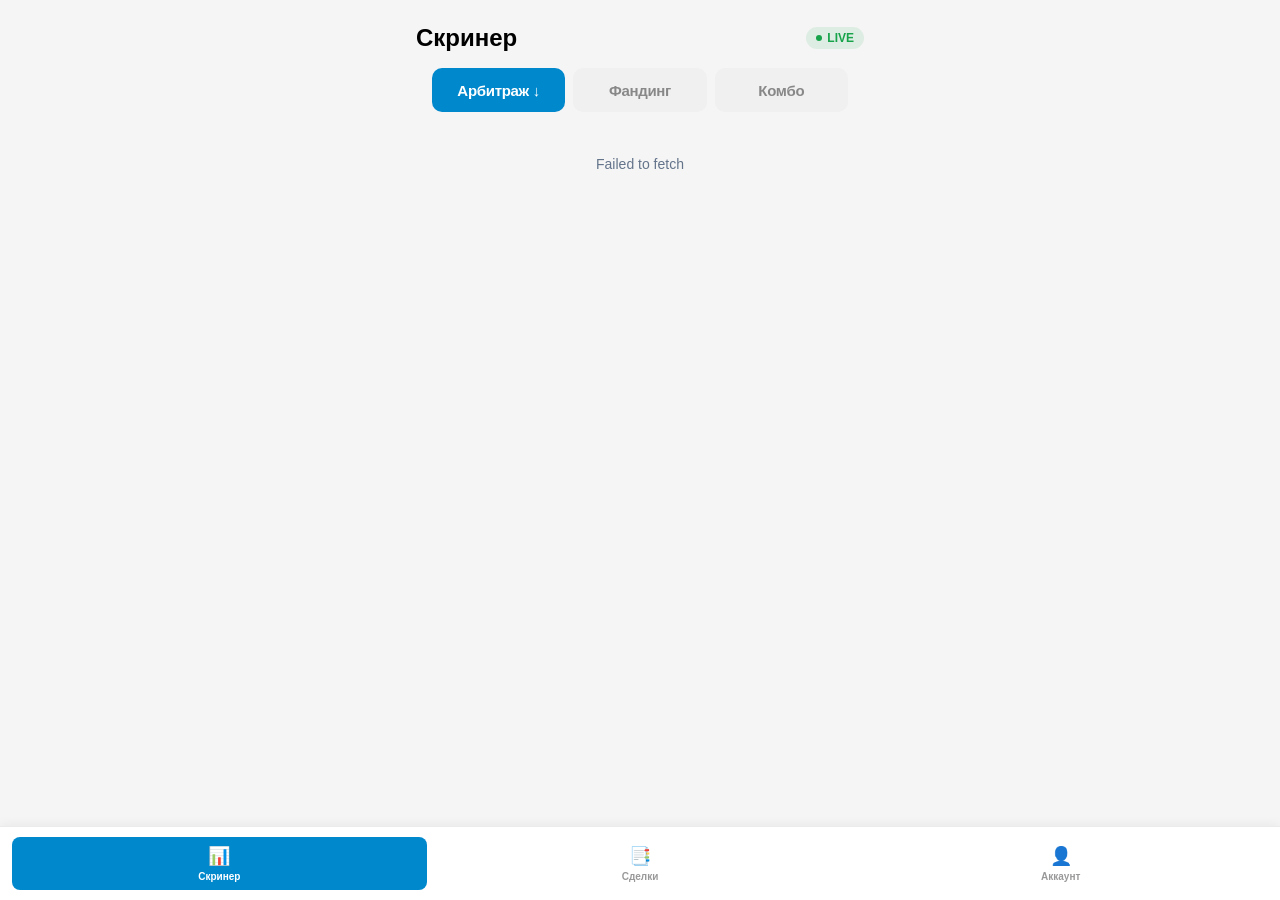
<file: index.html>
<!DOCTYPE html>
<html lang="ru">
<head>
    <meta charset="UTF-8">
    <meta name="viewport" content="width=device-width, initial-scale=1.0, maximum-scale=1.0, user-scalable=no">
    <title>Крипто Арбитраж</title>
    <script src="https://telegram.org/js/telegram-web-app.js"></script>
    <link rel="stylesheet" href="common.css">
    <style>
        /* Main viewport */
        .viewport {
            max-width: 480px;
            margin: 0 auto;
            padding: 16px 16px 0;
        }

        .live-badge {
            display: flex;
            align-items: center;
            gap: 5px;
            font-size: 12px;
            font-weight: 600;
            color: var(--color-success);
            background: rgba(22, 163, 74, 0.1);
            border-radius: 20px;
            padding: 4px 10px;
        }

        .live-dot {
            width: 6px;
            height: 6px;
            border-radius: 50%;
            background: var(--color-success);
            animation: livepulse 2s infinite;
        }

        @keyframes livepulse {
            0%, 100% { opacity: 1; }
            50%       { opacity: 0.3; }
        }



        /* Strategy tabs */
        .strategy-tabs {
            display: flex;
            gap: 8px;
            padding: 0 16px 12px;
        }
        .strat-tab {
            flex: 1;
            min-height: 44px;
            border: none;
            border-radius: 10px;
            background: var(--tg-theme-secondary-bg-color, #f0f0f0);
            color: var(--tg-theme-hint-color, #888);
            font-size: 15px;
            font-weight: 600;
            letter-spacing: -0.3px;
            cursor: pointer;
        }
        .strat-tab.strat-active {
            background: var(--tg-theme-button-color, #0088cc);
            color: var(--tg-theme-button-text-color, #fff);
        }

        /* Cards list */
        .cards-list {
            display: flex;
            flex-direction: column;
            gap: 8px;
        }

        /* Row 1: coin name + spread pill */
        .card-top {
            display: flex;
            align-items: flex-start;
            justify-content: space-between;
            margin-bottom: 7px;
        }

        .card-coin-name {
            font-size: 17px;
            font-weight: 700;
            color: var(--tg-theme-text-color, #000000);
            line-height: 1;
        }

        .spread-pills {
            display: flex;
            flex-direction: column;
            align-items: flex-end;
            gap: 3px;
        }

        .spread-pill {
            font-size: 15px;
            font-weight: 700;
            padding: 4px 10px;
            border-radius: 20px;
            line-height: 1;
        }

        .pill-label {
            font-size: 11px;
            font-weight: 500;
            opacity: 0.6;
            margin-right: 3px;
        }

        .pill-green  { color: var(--color-success); background: rgba(22, 163, 74, 0.12); }
        .pill-yellow { color: var(--color-warning); background: rgba(217, 119, 6, 0.12); }
        .pill-red    { color: var(--color-danger); background: rgba(220, 38, 38, 0.12); }

        /* Row 2: direction Long → Short */
        .card-exchanges {
            display: flex;
            align-items: center;
            gap: 6px;
            margin-bottom: 10px;
            font-size: 13px;
            color: var(--tg-theme-hint-color, #64748b);
        }

        .tag-l {
            font-size: 11px;
            font-weight: 700;
            color: var(--color-success);
            background: rgba(22, 163, 74, 0.1);
            padding: 2px 6px;
            border-radius: 5px;
            letter-spacing: 0.2px;
        }

        .tag-s {
            font-size: 11px;
            font-weight: 700;
            color: var(--color-danger);
            background: rgba(220, 38, 38, 0.08);
            padding: 2px 6px;
            border-radius: 5px;
            letter-spacing: 0.2px;
        }

        .exch-name {
            font-size: 13px;
            font-weight: 500;
            color: var(--tg-theme-text-color, #000000);
        }

        .exch-block {
            display: flex;
            flex-direction: column;
            align-items: flex-start;
            gap: 1px;
        }

        .exch-price {
            font-size: 11px;
            color: var(--tg-theme-hint-color, #64748b);
        }

        .exch-arrow {
            font-size: 13px;
            color: var(--tg-theme-hint-color, #64748b);
            margin: 0 1px;
        }

        /* Row 3: stat blocks */
        .card-stats {
            display: flex;
            border-top: 1px solid rgba(0, 0, 0, 0.06);
            padding-top: 10px;
        }

        .stat-block {
            flex: 1;
            text-align: center;
        }

        .stat-block + .stat-block {
            border-left: 1px solid rgba(0, 0, 0, 0.08);
        }

        .stat-lbl {
            display: block;
            font-size: 10px;
            font-weight: 600;
            color: var(--tg-theme-hint-color, #64748b);
            text-transform: uppercase;
            letter-spacing: 0.4px;
            margin-bottom: 3px;
        }

        .stat-val {
            display: block;
            font-size: 13px;
            font-weight: 600;
        }

        .val-green { color: var(--color-success); }
        .val-red   { color: var(--color-danger); }
        .val-dim   { color: var(--tg-theme-hint-color, #64748b); }

        /* Details toggle button */
        .details-btn {
            width: calc(100% + 28px);
            margin: 10px -14px -12px;
            padding: 10px 16px;
            min-height: 44px;
            background: transparent;
            border: none;
            border-top: 1px solid rgba(0, 0, 0, 0.06);
            color: var(--tg-theme-hint-color, #64748b);
            font-family: inherit;
            font-size: 13px;
            font-weight: 500;
            cursor: pointer;
            display: flex;
            align-items: center;
            justify-content: center;
            gap: 5px;
            border-radius: 0 0 11px 11px;
            transition: background 0.15s ease;
            -webkit-tap-highlight-color: transparent;
        }

        .details-btn:active { background: rgba(0, 0, 0, 0.04); }

        .details-chevron {
            display: inline-block;
            font-size: 12px;
            transition: transform 0.2s ease;
            line-height: 1;
        }

        .stat-card.expanded .details-chevron {
            transform: rotate(180deg);
        }

        /* Expanded detail block */
        .card-detail {
            overflow: hidden;
            max-height: 0;
            transition: max-height 0.25s ease;
        }

        .stat-card.expanded .card-detail {
            max-height: 500px;
        }

        .detail-inner {
            border-top: 1px solid rgba(0, 0, 0, 0.06);
            margin-top: 10px;
            padding-top: 12px;
        }

        /* SVG chart */
        .chart-caption {
            font-size: 11px;
            font-weight: 500;
            color: var(--tg-theme-hint-color, #64748b);
            margin-bottom: 6px;
            text-transform: uppercase;
            letter-spacing: 0.4px;
        }

        .chart-wrap {
            margin-bottom: 12px;
            border-radius: 6px;
            overflow: hidden;
            background: var(--tg-theme-secondary-bg-color, #f5f5f5);
        }

        .chart-wrap svg {
            width: 100%;
            height: 60px;
            display: block;
        }

        .chart-empty {
            height: 60px;
            display: flex;
            align-items: center;
            justify-content: center;
            font-size: 11px;
            color: var(--tg-theme-hint-color, #64748b);
        }

        /* Tier sections */
        .tier-block {
            background: var(--tg-theme-secondary-bg-color, #f5f5f5);
            border-radius: 8px;
            padding: 10px 12px;
            margin-bottom: 8px;
        }

        .tier-block:last-child { margin-bottom: 0; }

        .tier-label {
            font-size: 11px;
            color: var(--tg-theme-hint-color, #64748b);
            margin-bottom: 7px;
        }

        .btn-alert {
            width: 100%;
            padding: 8px 14px;
            background: rgba(0, 136, 204, 0.12);
            border: none;
            border-radius: 10px;
            color: var(--tg-theme-button-color, #0088cc);
            font-family: inherit;
            font-size: 14px;
            font-weight: 600;
            cursor: pointer;
            text-align: center;
            -webkit-tap-highlight-color: transparent;
            transition: opacity 0.15s ease;
        }

        .btn-alert:active { opacity: 0.75; }

        /* Locked orderbook */
        .tier-locked {
            position: relative;
            border-radius: 6px;
            overflow: hidden;
            max-height: 90px;
        }

        .ob-mock {
            filter: blur(4px);
            pointer-events: none;
            user-select: none;
            font-size: 11px;
            color: var(--tg-theme-hint-color, #64748b);
            line-height: 2;
            font-variant-numeric: tabular-nums;
        }

        .ob-ask { color: var(--color-danger); }
        .ob-bid { color: var(--color-success); }

        .lock-overlay {
            position: absolute;
            inset: 0;
            background: linear-gradient(transparent 0%, var(--tg-theme-secondary-bg-color, #f5f5f5) 60%);
            display: flex;
            align-items: flex-end;
            padding-bottom: 4px;
        }

        .lock-label {
            font-size: 11px;
            font-weight: 500;
            color: var(--tg-theme-hint-color, #64748b);
        }

        /* Upgrade CTA button */
        .tier-upgrade-btn {
            display: block;
            width: 100%;
            height: 44px;
            margin-top: 8px;
            background: #2563eb;
            border: none;
            border-radius: 8px;
            color: #ffffff;
            font-family: inherit;
            font-size: 14px;
            font-weight: 600;
            cursor: pointer;
            -webkit-tap-highlight-color: transparent;
            transition: opacity 0.15s ease;
        }

        .tier-upgrade-btn:active { opacity: 0.8; }

        /* Empty state CTA */
        .empty-cta-btn {
            display: block;
            margin: 8px auto 0;
            background: none;
            border: 1px solid currentColor;
            border-radius: 6px;
            padding: 6px 14px;
            cursor: pointer;
            opacity: 0.7;
            font-family: inherit;
            font-size: 13px;
            color: var(--tg-theme-hint-color, #64748b);
            -webkit-tap-highlight-color: transparent;
        }

        /* Loading / error states */
        .screener-status {
            text-align: center;
            padding: 32px 16px;
            color: var(--tg-theme-hint-color, #64748b);
            font-size: 14px;
        }

        .screener-loader {
            display: inline-block;
            width: 20px;
            height: 20px;
            border: 2px solid rgba(0, 136, 204, 0.2);
            border-top-color: var(--tg-theme-button-color, #0088cc);
            border-radius: 50%;
            animation: spin 0.8s linear infinite;
            margin-bottom: 8px;
        }

        @keyframes spin {
            to { transform: rotate(360deg); }
        }
    </style>
</head>
<body>
    <div class="viewport">

        <div class="page-header">
            <span class="page-title">Скринер</span>
            <div class="live-badge" id="liveBadge">
                <div class="live-dot"></div>
                <span id="liveBadgeText">LIVE</span>
            </div>
        </div>

        <div class="strategy-tabs" id="strategyTabs">
            <button class="strat-tab strat-active" data-strategy="arb">Арбитраж</button>
            <button class="strat-tab" data-strategy="funding">Фандинг</button>
            <button class="strat-tab" data-strategy="combo">Комбо</button>
        </div>

        <div class="cards-list" id="cardsList">
            <div class="screener-status">
                <div class="screener-loader"></div>
                <div>Загрузка данных...</div>
            </div>
        </div>
        <div id="sentinel"></div>

    </div>

    <div class="nav-tabs">
        <a href="index.html" class="nav-tab active">
            <span class="nav-icon">📊</span>
            <span class="nav-label">Скринер</span>
        </a>
        <a href="deals.html" class="nav-tab">
            <span class="nav-icon">📑</span>
            <span class="nav-label">Сделки</span>
        </a>
        <a href="account.html" class="nav-tab">
            <span class="nav-icon">👤</span>
            <span class="nav-label">Аккаунт</span>
        </a>
    </div>

    <script>
        var tg = window.Telegram && window.Telegram.WebApp;
        if (tg) {
            tg.expand();
            tg.ready();
        }

        var API_BASE = 'http://localhost:8000';
        var PAGE_SIZE = 15;

        /* ── State ───────────────────────────────────────────────── */
        var currentTab = 'arbitrage';
        var sortDir = 'desc';
        var currentSortBy = 'spread_pct';
        var pollIntervalId = null;
        var lastFetchFailed = false;
        var currentOffset = 0;
        var lastItems = [];
        var isPaused = false;
        var _debounceTimer = null;
        var _pauseTimer = null;
        var _abortController = null;

        /* История спредов для мини-графиков: ключ = "coin|long|short" */
        window._spreadHistory = {};

        /* ── Helpers ─────────────────────────────────────────────── */

        function fmtPct(val) {
            if (val === null || val === undefined || isNaN(val)) return '—';
            var sign = val >= 0 ? '+' : '';
            return sign + parseFloat(val).toFixed(3) + '%';
        }

        function spreadPillClass(pct) {
            if (pct >= 0.5) return 'pill-green';
            if (pct >= 0)   return 'pill-yellow';
            return 'pill-red';
        }

        function fundingValClass(val) {
            if (val > 0) return 'val-green';
            if (val < 0) return 'val-red';
            return 'val-dim';
        }

        function haptic(type) {
            if (tg && tg.HapticFeedback) {
                if (type === 'selection') tg.HapticFeedback.selectionChanged();
                else tg.HapticFeedback.impactOccurred(type || 'light');
            }
        }

        function formatApiError(errObj, fallback) {
            if (!errObj) return fallback || 'Неизвестная ошибка';
            var detail = errObj.detail || fallback || 'Неизвестная ошибка';
            if (errObj.error) return detail + ' [' + errObj.error + ']';
            return detail;
        }

        /* ── History accumulation ────────────────────────────────── */

        function addToHistory(item) {
            var key = item.coin + '|' + item.long_exchange + '|' + item.short_exchange;
            if (!window._spreadHistory[key]) {
                window._spreadHistory[key] = [];
            }
            var hist = window._spreadHistory[key];
            hist.push(item.spread_pct);
            if (hist.length > 60) hist.shift();
        }

        /* ── SVG sparkline ───────────────────────────────────────── */

        function buildSparkline(points) {
            /* points: array of numbers */
            if (!points || points.length < 2) return null;

            var W = 280, H = 60, pad = 4;
            var min = Math.min.apply(null, points);
            var max = Math.max.apply(null, points);
            var range = max - min || 1;

            var pts = points.map(function(v, i) {
                var x = pad + (i / (points.length - 1)) * (W - pad * 2);
                var y = H - pad - ((v - min) / range) * (H - pad * 2);
                return x.toFixed(1) + ',' + y.toFixed(1);
            }).join(' ');

            return pts;
        }

        function renderSparklineInto(el, key) {
            var hist = window._spreadHistory[key];
            var pts = hist && hist.length >= 2 ? buildSparkline(hist) : null;

            if (!pts) {
                el.innerHTML = '<div class="chart-empty">Накапливается...</div>';
                return;
            }

            var svg = document.createElementNS('http://www.w3.org/2000/svg', 'svg');
            svg.setAttribute('viewBox', '0 0 280 60');
            svg.style.width = '100%';
            svg.style.height = '60px';
            svg.style.display = 'block';

            var polyline = document.createElementNS('http://www.w3.org/2000/svg', 'polyline');
            polyline.setAttribute('points', pts);
            polyline.setAttribute('fill', 'none');
            polyline.setAttribute('stroke', (tg && tg.themeParams && tg.themeParams.button_color) || '#0088cc');
            polyline.setAttribute('stroke-width', '2');
            polyline.setAttribute('stroke-linejoin', 'round');
            polyline.setAttribute('stroke-linecap', 'round');

            svg.appendChild(polyline);

            el.innerHTML = '';
            el.appendChild(svg);
        }

        /* ── Card rendering ──────────────────────────────────────── */

        function buildCard(item) {
            var key = item.coin + '|' + item.long_exchange + '|' + item.short_exchange;
            var pct = typeof item.spread_pct === 'number' ? item.spread_pct : 0;
            var pillCls = spreadPillClass(pct);
            var flVal = typeof item.funding_long === 'number' ? item.funding_long : 0;
            var fsVal = typeof item.funding_short === 'number' ? item.funding_short : 0;
            var totalVal = typeof item.total_yield_pct === 'number' ? item.total_yield_pct : 0;

            /* Outer card */
            var card = document.createElement('div');
            card.className = 'card stat-card';
            card.dataset.key = key;

            /* Row 1: coin + pill */
            var top = document.createElement('div');
            top.className = 'card-top';

            var coinEl = document.createElement('span');
            coinEl.className = 'card-coin-name';
            coinEl.textContent = item.coin;

            var pillsWrap = document.createElement('div');
            pillsWrap.className = 'spread-pills';

            var pill = document.createElement('span');
            pill.className = 'spread-pill ' + pillCls;
            var pillLbl = document.createElement('span');
            pillLbl.className = 'pill-label';
            pillLbl.textContent = 'Вход';
            pill.insertBefore(pillLbl, pill.firstChild);
            pill.appendChild(document.createTextNode(fmtPct(pct)));
            pillsWrap.appendChild(pill);

            if (typeof item.exit_spread_pct === 'number') {
                var exitPct = item.exit_spread_pct;
                var exitPill = document.createElement('span');
                exitPill.className = 'spread-pill ' + spreadPillClass(exitPct);
                var exitLbl = document.createElement('span');
                exitLbl.className = 'pill-label';
                exitLbl.textContent = 'Выход';
                exitPill.appendChild(exitLbl);
                exitPill.appendChild(document.createTextNode(fmtPct(exitPct)));
                pillsWrap.appendChild(exitPill);
            }

            top.appendChild(coinEl);
            top.appendChild(pillsWrap);

            /* Row 2: exchanges */
            var exRow = document.createElement('div');
            exRow.className = 'card-exchanges';

            var tagL = document.createElement('span');
            tagL.className = 'tag-l';
            tagL.textContent = 'L';

            var longBlock = document.createElement('span');
            longBlock.className = 'exch-block';
            var longName = document.createElement('span');
            longName.className = 'exch-name';
            longName.textContent = item.long_exchange;
            longBlock.appendChild(longName);
            if (item.price_long != null) {
                var longPrice = document.createElement('span');
                longPrice.className = 'exch-price';
                var pLong = parseFloat(item.price_long);
                longPrice.textContent = '$' + pLong.toLocaleString('en-US', { maximumFractionDigits: pLong >= 1 ? 2 : 6 });
                longBlock.appendChild(longPrice);
            }

            var arrow = document.createElement('span');
            arrow.className = 'exch-arrow';
            arrow.textContent = '→';

            var tagS = document.createElement('span');
            tagS.className = 'tag-s';
            tagS.textContent = 'S';

            var shortBlock = document.createElement('span');
            shortBlock.className = 'exch-block';
            var shortName = document.createElement('span');
            shortName.className = 'exch-name';
            shortName.textContent = item.short_exchange;
            shortBlock.appendChild(shortName);
            if (item.price_short != null) {
                var shortPrice = document.createElement('span');
                shortPrice.className = 'exch-price';
                var pShort = parseFloat(item.price_short);
                shortPrice.textContent = '$' + pShort.toLocaleString('en-US', { maximumFractionDigits: pShort >= 1 ? 2 : 6 });
                shortBlock.appendChild(shortPrice);
            }

            exRow.appendChild(tagL);
            exRow.appendChild(longBlock);
            exRow.appendChild(arrow);
            exRow.appendChild(tagS);
            exRow.appendChild(shortBlock);

            /* Row 3: stat blocks */
            var stats = document.createElement('div');
            stats.className = 'card-stats';

            function makeStatBlock(lbl, valText, valCls) {
                var blk = document.createElement('div');
                blk.className = 'stat-block';
                var lblEl = document.createElement('span');
                lblEl.className = 'stat-lbl';
                lblEl.textContent = lbl;
                var valEl = document.createElement('span');
                valEl.className = 'stat-val ' + valCls;
                valEl.textContent = valText;
                blk.appendChild(lblEl);
                blk.appendChild(valEl);
                return blk;
            }

            var fundingNet = fsVal - flVal;
            stats.appendChild(makeStatBlock('Фандинг', fmtPct(fundingNet), fundingValClass(fundingNet)));
            stats.appendChild(makeStatBlock('Итого', fmtPct(totalVal), totalVal >= 0.5 ? 'val-green' : totalVal < 0 ? 'val-red' : 'val-dim'));
            stats.appendChild(makeStatBlock('Объём', '--', 'val-dim'));

            /* Detail block (hidden until expand) */
            var detail = document.createElement('div');
            detail.className = 'card-detail';

            var inner = document.createElement('div');
            inner.className = 'detail-inner';

            /* Chart caption */
            var chartCap = document.createElement('div');
            chartCap.className = 'chart-caption';
            chartCap.textContent = 'График спреда · текущая сессия';

            /* Chart wrap */
            var chartWrap = document.createElement('div');
            chartWrap.className = 'chart-wrap';
            chartWrap.dataset.chartKey = key;
            chartWrap.innerHTML = '<div class="chart-empty">Накапливается...</div>';

            /* Tier block: Free — Alert */
            var tierFree = document.createElement('div');
            tierFree.className = 'tier-block';

            var tierFreeLabel = document.createElement('div');
            tierFreeLabel.className = 'tier-label';
            tierFreeLabel.textContent = 'Доступно Free';

            var btnAlert = document.createElement('button');
            btnAlert.className = 'btn-alert';
            btnAlert.textContent = 'Настроить алерт';
            btnAlert.addEventListener('click', function(e) {
                e.stopPropagation();
                haptic('light');
                /* TODO: открыть форму алерта */
            });

            tierFree.appendChild(tierFreeLabel);
            tierFree.appendChild(btnAlert);

            /* Tier block: Paid 1 — locked orderbook */
            var tierPaid = document.createElement('div');
            tierPaid.className = 'tier-block';

            var tierPaidLabel = document.createElement('div');
            tierPaidLabel.className = 'tier-label';
            tierPaidLabel.textContent = 'Узнай максимальный вход без проскальзывания · Paid 1';

            var tierLocked = document.createElement('div');
            tierLocked.className = 'tier-locked';

            var obMock = document.createElement('div');
            obMock.className = 'ob-mock';

            var mockRows = [
                { cls: 'ob-ask', qty: '0.1823 BTC', price: '95,420 USDT' },
                { cls: 'ob-ask', qty: '0.3541 BTC', price: '95,415 USDT' },
                { cls: 'ob-ask', qty: '0.8120 BTC', price: '95,410 USDT' },
                { cls: 'ob-bid', qty: '0.2234 BTC', price: '95,405 USDT' },
                { cls: 'ob-bid', qty: '0.4892 BTC', price: '95,400 USDT' },
                { cls: 'ob-bid', qty: '0.6017 BTC', price: '95,395 USDT' }
            ];

            mockRows.forEach(function(row) {
                var line = document.createElement('div');
                var span = document.createElement('span');
                span.className = row.cls;
                span.textContent = row.qty;
                line.appendChild(span);
                line.appendChild(document.createTextNode('  @  ' + row.price));
                obMock.appendChild(line);
            });

            var lockOverlay = document.createElement('div');
            lockOverlay.className = 'lock-overlay';
            var lockLabel = document.createElement('span');
            lockLabel.className = 'lock-label';
            lockLabel.textContent = 'Узнай максимальный вход без проскальзывания · Paid 1';
            lockOverlay.appendChild(lockLabel);

            tierLocked.appendChild(obMock);
            tierLocked.appendChild(lockOverlay);

            var upgradeBtn = document.createElement('button');
            upgradeBtn.className = 'tier-upgrade-btn';
            upgradeBtn.textContent = 'Открыть доступ · Paid 1';
            upgradeBtn.addEventListener('click', function(e) {
                e.stopPropagation();
                haptic('light');
                window.open('https://t.me/your_bot?start=upgrade', '_blank');
            });

            tierPaid.appendChild(tierPaidLabel);
            tierPaid.appendChild(tierLocked);
            tierPaid.appendChild(upgradeBtn);

            inner.appendChild(chartCap);
            inner.appendChild(chartWrap);
            inner.appendChild(tierFree);
            inner.appendChild(tierPaid);

            detail.appendChild(inner);

            /* Details button */
            var detBtn = document.createElement('button');
            detBtn.className = 'details-btn';

            var detBtnText = document.createTextNode('Подробнее ▼');
            var chevron = document.createElement('span');
            chevron.className = 'details-chevron';
            chevron.textContent = '';

            detBtn.appendChild(detBtnText);
            detBtn.appendChild(chevron);

            detBtn.addEventListener('click', function() {
                var wasExpanded = card.classList.contains('expanded');
                card.classList.toggle('expanded');
                haptic('light');

                detBtnText.nodeValue = wasExpanded ? 'Подробнее ▼' : 'Свернуть ▲';

                if (!wasExpanded) {
                    /* При открытии перерисовываем спарклайн */
                    renderSparklineInto(chartWrap, key);
                }
            });

            /* Assemble */
            card.appendChild(top);
            card.appendChild(exRow);
            card.appendChild(stats);
            card.appendChild(detail);
            card.appendChild(detBtn);

            return card;
        }

        function setTab(tabName) {
            var target = document.querySelector('#strategyTabs .strat-tab[data-strategy="' + tabName + '"]');
            if (target) {
                document.querySelectorAll('#strategyTabs .strat-tab').forEach(function(b) {
                    b.classList.remove('strat-active');
                    if (b.dataset.label) b.textContent = b.dataset.label;
                });
                target.classList.add('strat-active');
                currentTab = tabName;
                sortDir = 'desc';
                currentSortBy = (tabSortMap && tabSortMap[tabName]) || target.dataset.sort || 'spread_pct';
                if (target.dataset.label) {
                    target.textContent = target.dataset.label + ' ↓';
                }
                haptic('selection');
                fetchDebounced();
            }
        }

        function renderCards(items) {
            var list = document.getElementById('cardsList');
            if (!items || items.length === 0) {
                list.innerHTML = '';
                var empty = document.createElement('div');
                empty.className = 'screener-status';
                empty.textContent = 'Нет пар по выбранным фильтрам.';
                var ctaBtn = document.createElement('button');
                ctaBtn.className = 'empty-cta-btn';
                ctaBtn.textContent = 'Попробуй вкладку Комбо →';
                ctaBtn.addEventListener('click', function() { setTab('combo'); });
                list.appendChild(empty);
                list.appendChild(ctaBtn);
                return;
            }

            /* Сохраняем текущие expanded-ключи чтобы не схлопывать при ре-рендере */
            var expandedKeys = {};
            list.querySelectorAll('.stat-card.expanded').forEach(function(c) {
                expandedKeys[c.dataset.key] = true;
            });

            /* Удаляем старые карточки и статус */
            list.innerHTML = '';

            items.forEach(function(item) {
                var card = buildCard(item);
                if (expandedKeys[card.dataset.key]) {
                    card.classList.add('expanded');
                    /* Перерисуем чарт для раскрытых карточек */
                    var chartWrap = card.querySelector('[data-chart-key]');
                    if (chartWrap) {
                        renderSparklineInto(chartWrap, card.dataset.key);
                    }
                }
                list.appendChild(card);
            });
        }

        /* ── Append cards (infinite scroll) ─────────────────────── */

        function appendCards(items) {
            if (!items || items.length === 0) return;
            var list = document.getElementById('cardsList');
            items.forEach(function(item) {
                var card = buildCard(item);
                list.appendChild(card);
            });
        }

        /* ── Fetch ───────────────────────────────────────────────── */

        function fetchSpreads(opts) {
            /* opts: { append: bool, offset: number, limit: number } */
            opts = opts || {};
            var limit  = opts.limit  !== undefined ? opts.limit  : PAGE_SIZE;
            var offset = opts.offset !== undefined ? opts.offset : 0;
            var append = !!opts.append;

            /* Отменяем предыдущий запрос */
            if (_abortController) {
                _abortController.abort();
            }
            _abortController = new AbortController();
            var signal = _abortController.signal;

            var url = API_BASE + '/api/spreads?sort_by=' + encodeURIComponent(currentSortBy)
                    + '&sort_dir=' + encodeURIComponent(sortDir)
                    + '&limit=' + limit + '&offset=' + offset;

            fetch(url, { signal: signal })
                .then(function(resp) {
                    if (resp.status === 429) {
                        return null;
                    }
                    if (!resp.ok) {
                        return resp.json().then(function(err) {
                            throw new Error(formatApiError(err, 'HTTP ' + resp.status));
                        });
                    }
                    return resp.json();
                })
                .then(function(data) {
                    if (!data) return;
                    lastFetchFailed = false;

                    var items = data.items || [];

                    /* Обновляем историю */
                    items.forEach(addToHistory);

                    /* Обновляем live-badge */
                    var badgeText = document.getElementById('liveBadgeText');
                    if (badgeText) {
                        var prefix = isPaused ? '⏸ LIVE · ' : 'LIVE · ';
                        badgeText.textContent = prefix + (data.total || 0) + ' пар';
                    }

                    if (append) {
                        /* Дозагрузка: добавляем к уже имеющимся */
                        lastItems = lastItems.concat(items);
                        /* Подгрузка при скролле всегда добавляется — isPaused не блокирует */
                        appendCards(items);
                    } else {
                        lastItems = items;
                        /* При паузе не перерисовываем — данные накоплены в lastItems */
                        if (!isPaused) {
                            renderCards(lastItems);
                        }
                    }

                    /* Обновляем offset только для первичной загрузки или дозагрузки */
                    if (!opts._poll) {
                        currentOffset = offset + items.length;
                    }

                    /* Обновляем sentinel-наблюдатель */
                    updateSentinelVisibility(data.total || 0);
                })
                .catch(function(err) {
                    if (err && err.name === 'AbortError') return;
                    if (!lastFetchFailed) {
                        lastFetchFailed = true;
                        var list = document.getElementById('cardsList');
                        if (!list.querySelector('.stat-card')) {
                            list.innerHTML = '';
                            var errEl = document.createElement('div');
                            errEl.className = 'screener-status';
                            errEl.textContent = (err && err.message) || 'Биржи недоступны. Повтор через 4 сек.';
                            list.appendChild(errEl);
                        }
                    }
                });
        }

        function fetchDebounced() {
            if (_debounceTimer) clearTimeout(_debounceTimer);
            _debounceTimer = setTimeout(function() {
                currentOffset = 0;
                lastItems = [];
                var list = document.getElementById('cardsList');
                list.innerHTML = '<div class="screener-status"><div class="screener-loader"></div><div>Загрузка данных...</div></div>';
                fetchSpreads({ limit: PAGE_SIZE, offset: 0 });
            }, 300);
        }

        function pollFetch() {
            /* Polling: обновляет уже загруженные пары (limit = currentOffset, offset = 0) */
            if (_abortController) {
                _abortController.abort();
            }
            _abortController = new AbortController();
            var signal = _abortController.signal;

            var loadedCount = Math.min(currentOffset || PAGE_SIZE, 100);
            var url = API_BASE + '/api/spreads?sort_by=' + encodeURIComponent(currentSortBy)
                    + '&sort_dir=' + encodeURIComponent(sortDir)
                    + '&limit=' + loadedCount + '&offset=0';

            fetch(url, { signal: signal })
                .then(function(resp) {
                    if (resp.status === 429) return null;
                    if (!resp.ok) return null;
                    return resp.json();
                })
                .then(function(data) {
                    if (!data) return;
                    lastFetchFailed = false;

                    var items = data.items || [];

                    items.forEach(addToHistory);

                    /* Обновляем badge */
                    var badgeText = document.getElementById('liveBadgeText');
                    if (badgeText) {
                        var prefix = isPaused ? '⏸ LIVE · ' : 'LIVE · ';
                        badgeText.textContent = prefix + (data.total || 0) + ' пар';
                    }

                    lastItems = items;

                    if (!isPaused) {
                        renderCards(lastItems);
                    }
                })
                .catch(function(err) {
                    if (err && err.name === 'AbortError') return;
                });
        }

        /* ── Sentinel (infinite scroll) ──────────────────────────── */

        var _sentinelObserver = null;

        function setupSentinel() {
            var sentinel = document.getElementById('sentinel');
            if (!sentinel) return;

            _sentinelObserver = new IntersectionObserver(function(entries) {
                if (!entries[0].isIntersecting) return;
                /* Если ещё есть страницы — подгружаем */
                if (currentOffset < (_totalItems || 0)) {
                    fetchSpreads({ limit: PAGE_SIZE, offset: currentOffset, append: true });
                }
            }, { rootMargin: '100px' });

            _sentinelObserver.observe(sentinel);
        }

        var _totalItems = 0;

        function updateSentinelVisibility(total) {
            _totalItems = total;
        }

        /* ── Pause on scroll (touch + wheel) ────────────────────── */

        var cardsList = document.getElementById('cardsList');

        function activatePause() {
            isPaused = true;
            var badgeText = document.getElementById('liveBadgeText');
            if (badgeText && badgeText.textContent.indexOf('⏸') === -1) {
                badgeText.textContent = '⏸ ' + badgeText.textContent;
            }
            if (_pauseTimer) clearTimeout(_pauseTimer);
            _pauseTimer = setTimeout(function() {
                isPaused = false;
                renderCards(lastItems);
                var bt = document.getElementById('liveBadgeText');
                if (bt) bt.textContent = bt.textContent.replace(/^⏸\s*/, '');
            }, 3000);
        }

        cardsList.addEventListener('wheel', activatePause, { passive: true });
        cardsList.addEventListener('touchmove', activatePause, { passive: true });

        /* ── Strategy tabs (сортировка + направление) ────────────── */

        var tabSortMap = {
            'arb':     'spread_pct',
            'funding': 'funding',
            'combo':   'total_yield_pct'
        };

        function updateTabLabel(btn, isActive) {
            var base = btn.dataset.label;
            if (!base) {
                /* Сохраняем исходный текст однократно */
                btn.dataset.label = btn.textContent.trim();
                base = btn.dataset.label;
            }
            if (isActive) {
                btn.textContent = base + ' ' + (sortDir === 'desc' ? '↓' : '↑');
            } else {
                btn.textContent = base;
            }
        }

        document.querySelectorAll('#strategyTabs .strat-tab').forEach(function(btn) {
            btn.addEventListener('click', function() {
                var clickedTab = this.dataset.strategy;
                if (clickedTab === currentTab) {
                    /* Переключаем направление */
                    sortDir = sortDir === 'desc' ? 'asc' : 'desc';
                } else {
                    /* Новый таб — сбрасываем на desc */
                    currentTab = clickedTab;
                    sortDir = 'desc';
                    currentSortBy = tabSortMap[currentTab] || 'spread_pct';

                    document.querySelectorAll('#strategyTabs .strat-tab').forEach(function(b) {
                        b.classList.remove('strat-active');
                        updateTabLabel(b, false);
                    });
                    this.classList.add('strat-active');
                }

                updateTabLabel(this, true);
                haptic('selection');
                fetchDebounced();
            });
        });

        /* Инициализируем метки табов при загрузке */
        document.querySelectorAll('#strategyTabs .strat-tab').forEach(function(btn) {
            var isActive = btn.classList.contains('strat-active');
            if (isActive) {
                currentTab = btn.dataset.strategy;
                currentSortBy = tabSortMap[currentTab] || 'spread_pct';
            }
            btn.dataset.label = btn.textContent.trim();
            updateTabLabel(btn, isActive);
        });

        /* ── Init ────────────────────────────────────────────────── */

        setupSentinel();
        fetchSpreads({ limit: PAGE_SIZE, offset: 0 });
        pollIntervalId = setInterval(pollFetch, 4000);
    </script>
</body>
</html>
</file>
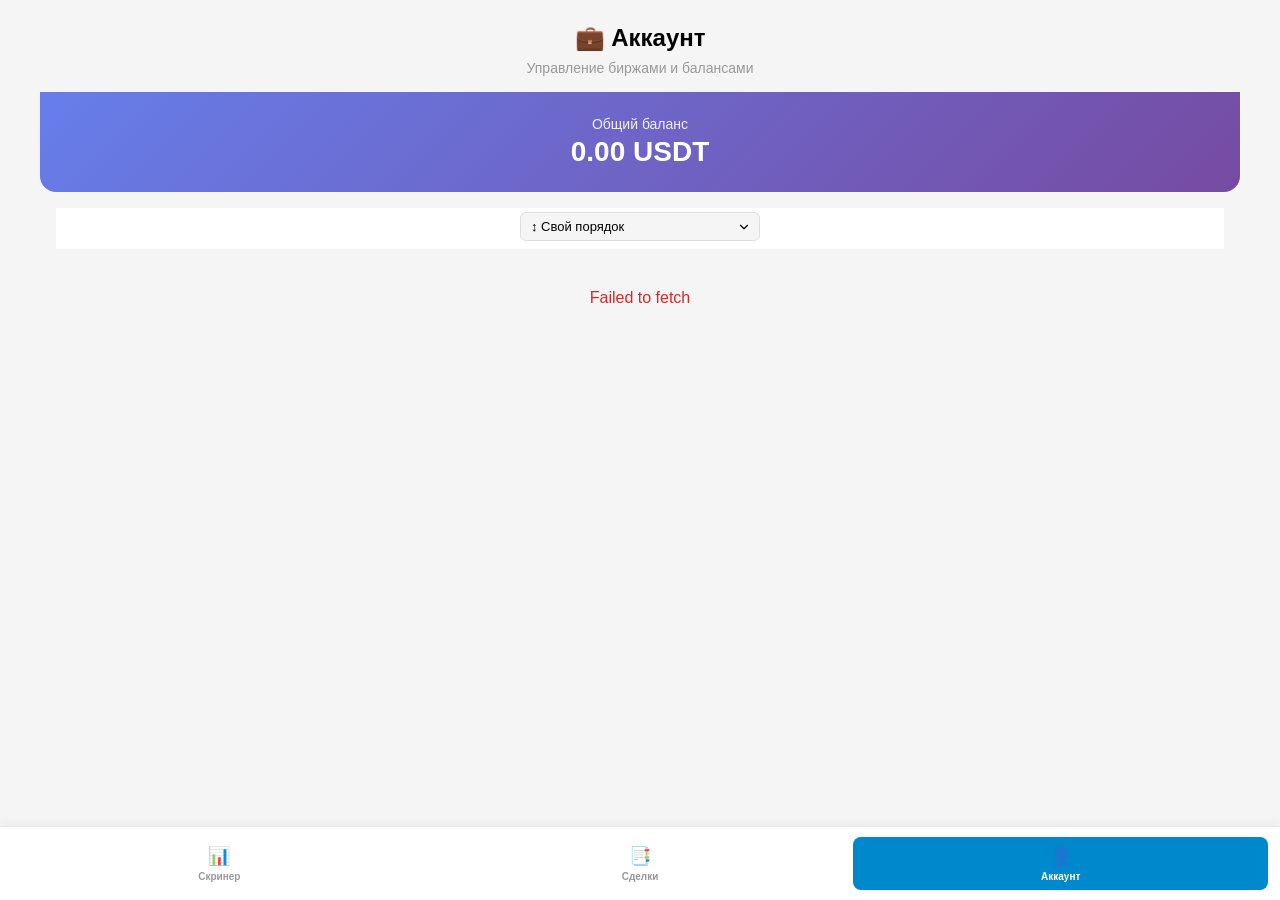
<file: account.html>
<!DOCTYPE html>
<html lang="ru">
<head>
    <meta charset="UTF-8">
    <meta name="viewport" content="width=device-width, initial-scale=1.0, maximum-scale=1.0, user-scalable=no">
    <title>Аккаунт - Крипто Арбитраж</title>
    <script src="https://telegram.org/js/telegram-web-app.js"></script>
    <link rel="stylesheet" href="common.css">
    <style>
        .container {
            max-width: 1200px;
            margin: 0 auto;
            padding: 0 16px;
        }

        .header {
            text-align: center;
            padding: 16px 12px 12px;
        }

        @media (min-width: 768px) {
            .header {
                padding: 24px 16px 16px;
            }
        }

        .header h1 {
            font-size: 20px;
            font-weight: 600;
            margin-bottom: 6px;
        }

        @media (min-width: 768px) {
            .header h1 {
                font-size: 24px;
                margin-bottom: 8px;
            }
        }

        .header p {
            font-size: 13px;
            color: var(--tg-theme-hint-color, #999);
        }

        @media (min-width: 768px) {
            .header p {
                font-size: 14px;
            }
        }

        .exchanges-grid {
            display: grid;
            grid-template-columns: repeat(2, 1fr);
            gap: 10px;
            padding: 12px;
        }

        @media (min-width: 768px) {
            .exchanges-grid {
                grid-template-columns: repeat(3, 1fr);
                gap: 12px;
                padding: 16px;
            }
        }

        @media (min-width: 1024px) {
            .exchanges-grid {
                grid-template-columns: repeat(4, 1fr);
            }
        }

        .exchange-card {
            background: var(--tg-theme-secondary-bg-color, #f5f5f5);
            border-radius: 10px;
            padding: 12px;
            position: relative;
            transition: all 0.2s;
        }
        
        .exchange-card[draggable="true"] {
            cursor: move;
        }
        
        .exchange-card[draggable="false"] {
            cursor: default;
        }
        
        .exchange-card.dragging {
            opacity: 0.5;
            transform: scale(0.95);
        }
        
        .exchange-card.drag-over {
            border: 2px dashed var(--tg-theme-button-color, #0088cc);
            transform: scale(1.02);
        }

        @media (min-width: 768px) {
            .exchange-card {
                border-radius: 12px;
                padding: 16px;
            }
        }

        .exchange-card.connected {
            background: linear-gradient(135deg, rgba(16, 185, 129, 0.1) 0%, rgba(5, 150, 105, 0.05) 100%);
            border: 2px solid rgba(16, 185, 129, 0.3);
        }

        .exchange-card.not-connected {
            opacity: 0.6;
        }

        .exchange-header {
            display: flex;
            justify-content: space-between;
            align-items: flex-start;
            margin-bottom: 10px;
        }

        @media (min-width: 768px) {
            .exchange-header {
                margin-bottom: 12px;
            }
        }

        .exchange-name {
            font-size: 15px;
            font-weight: 600;
            color: var(--tg-theme-text-color, #000);
            display: flex;
            align-items: center;
            gap: 6px;
        }

        @media (min-width: 768px) {
            .exchange-name {
                font-size: 16px;
                gap: 8px;
            }
        }

        .exchange-icon {
            width: 24px;
            height: 24px;
            border-radius: 6px;
            object-fit: cover;
        }

        .btn-delete-top {
            width: 24px;
            height: 24px;
            display: flex;
            align-items: center;
            justify-content: center;
            border: none;
            border-radius: 6px;
            cursor: pointer;
            font-size: 13px;
            background: rgba(239, 68, 68, 0.1);
            transition: all 0.2s;
            position: relative;
        }

        .btn-delete-top::after {
            content: '';
            position: absolute;
            top: 50%;
            left: 50%;
            transform: translate(-50%, -50%);
            width: 44px;
            height: 44px;
        }

        .btn-delete-top:active {
            transform: scale(0.95);
        }

        .btn-delete-top:hover {
            background: rgba(239, 68, 68, 0.2);
        }

        .balance-section {
            margin-top: 12px;
        }

        .balance-label {
            font-size: 12px;
            color: var(--tg-theme-hint-color, #999);
            margin-bottom: 4px;
        }
        
        .balance-row {
            display: flex;
            align-items: center;
            gap: 8px;
        }
        
        .btn-refresh-inline {
            width: 26px;
            height: 26px;
            display: flex;
            align-items: center;
            justify-content: center;
            border: none;
            border-radius: 6px;
            cursor: pointer;
            font-size: 13px;
            background: rgba(0, 136, 204, 0.1);
            transition: all 0.2s;
            position: relative;
            flex-shrink: 0;
        }

        @media (min-width: 768px) {
            .btn-refresh-inline {
                width: 28px;
                height: 28px;
                font-size: 14px;
            }
        }

        .btn-refresh-inline:active {
            transform: scale(0.95);
        }

        .btn-refresh-inline:hover {
            background: rgba(0, 136, 204, 0.2);
        }

        .btn-refresh-inline::after {
            content: '';
            position: absolute;
            top: 50%;
            left: 50%;
            transform: translate(-50%, -50%);
            width: 44px;
            height: 44px;
        }

        .loading-spinner {
            width: 16px;
            height: 16px;
            border: 2px solid rgba(0, 136, 204, 0.2);
            border-top-color: var(--tg-theme-button-color, #0088cc);
            border-radius: 50%;
            animation: spin 0.8s linear infinite;
            display: none;
        }
        
        .loading-spinner.active {
            display: inline-block;
        }
        
        @keyframes spin {
            0% { transform: rotate(0deg); }
            100% { transform: rotate(360deg); }
        }

        .balance-value {
            font-size: 17px;
            font-weight: 700;
            color: var(--tg-theme-button-color, #0088cc);
        }

        @media (min-width: 768px) {
            .balance-value {
                font-size: 20px;
            }
        }

        .balance-value.large {
            font-size: 15px;
        }

        @media (min-width: 768px) {
            .balance-value.large {
                font-size: 18px;
            }
        }

        .wallet-info {
            margin-top: 6px;
            font-size: 10px;
            color: var(--tg-theme-hint-color, #999);
        }

        @media (min-width: 768px) {
            .wallet-info {
                margin-top: 8px;
                font-size: 11px;
            }
        }

        .wallet-type {
            display: inline-block;
            padding: 2px 6px;
            background: rgba(0, 136, 204, 0.1);
            border-radius: 4px;
            font-weight: 500;
            margin-right: 4px;
        }

        .exchange-status {
            font-size: 11px;
            padding: 3px 8px;
            border-radius: 4px;
            font-weight: 500;
            display: inline-flex;
            align-items: center;
            gap: 6px;
            margin-bottom: 8px;
        }

        .exchange-status.online {
            background: rgba(16, 185, 129, 0.15);
            color: #10b981;
        }

        .exchange-status.offline {
            background: rgba(239, 68, 68, 0.15);
            color: #ef4444;
        }

        .exchange-status.manual {
            background: rgba(245, 158, 11, 0.15);
            color: #f59e0b;
        }
        
        .status-dot {
            width: 8px;
            height: 8px;
            border-radius: 50%;
            display: inline-block;
        }
        
        .status-dot.online {
            background-color: #10b981;
            animation: pulse-green 2s ease-in-out infinite;
        }
        
        .status-dot.offline {
            background-color: #ef4444;
        }
        
        .status-dot.manual {
            background-color: #f59e0b;
        }
        
        @keyframes pulse-green {
            0%, 100% {
                opacity: 1;
                box-shadow: 0 0 0 0 rgba(16, 185, 129, 0.7);
            }
            50% {
                opacity: 0.7;
                box-shadow: 0 0 0 4px rgba(16, 185, 129, 0);
            }
        }
        
        @keyframes pulse-yellow {
            0%, 100% {
                opacity: 1;
                box-shadow: 0 0 0 0 rgba(245, 158, 11, 0.7);
            }
            50% {
                opacity: 0.7;
                box-shadow: 0 0 0 4px rgba(245, 158, 11, 0);
            }
        }

        .btn-edit-balance {
            width: 28px;
            height: 28px;
            display: flex;
            align-items: center;
            justify-content: center;
            border: none;
            border-radius: 6px;
            cursor: pointer;
            font-size: 14px;
            background: rgba(245, 158, 11, 0.1);
            transition: all 0.2s;
            flex-shrink: 0;
            margin-left: 4px;
        }

        .btn-edit-balance:disabled {
            opacity: 0.3;
            cursor: not-allowed;
        }

        .btn-edit-balance:active:not(:disabled) {
            transform: scale(0.95);
        }

        .modal-overlay {
            display: none;
            position: fixed;
            top: 0;
            left: 0;
            right: 0;
            bottom: 0;
            background: rgba(0, 0, 0, 0.5);
            z-index: 1000;
            align-items: center;
            justify-content: center;
        }

        .modal-overlay.active {
            display: flex;
        }

        .modal-content {
            background: var(--tg-theme-bg-color, #fff);
            border-radius: 16px;
            padding: 24px;
            max-width: 400px;
            width: 90%;
            max-height: 80vh;
            overflow-y: auto;
        }

        .modal-header {
            display: flex;
            justify-content: space-between;
            align-items: center;
            margin-bottom: 20px;
        }

        .modal-title {
            font-size: 20px;
            font-weight: 600;
        }

        .modal-close {
            width: 32px;
            height: 32px;
            border: none;
            background: rgba(0, 0, 0, 0.05);
            border-radius: 8px;
            font-size: 20px;
            cursor: pointer;
        }

        .modal-form-group {
            margin-bottom: 16px;
        }

        .modal-form-group label {
            display: block;
            font-size: 14px;
            font-weight: 500;
            margin-bottom: 8px;
            color: var(--tg-theme-text-color, #000);
        }

        .modal-form-group input {
            width: 100%;
            padding: 12px;
            font-size: 16px;
            border: 1px solid var(--tg-theme-hint-color, #ddd);
            border-radius: 8px;
            background: var(--tg-theme-bg-color, #fff);
            color: var(--tg-theme-text-color, #000);
        }

        .modal-info {
            background: rgba(0, 136, 204, 0.1);
            border-left: 3px solid var(--tg-theme-button-color, #0088cc);
            border-radius: 6px;
            padding: 12px;
            font-size: 13px;
            margin-bottom: 16px;
        }

        .modal-warning {
            background: rgba(239, 68, 68, 0.1);
            border-left: 3px solid #ef4444;
            border-radius: 6px;
            padding: 12px;
            font-size: 13px;
            margin-bottom: 16px;
            color: #ef4444;
        }

        .modal-buttons {
            display: flex;
            gap: 8px;
        }

        .modal-button {
            flex: 1;
            padding: 12px;
            border: none;
            border-radius: 8px;
            font-size: 14px;
            font-weight: 600;
            cursor: pointer;
        }

        .modal-button-primary {
            background: var(--tg-theme-button-color, #0088cc);
            color: white;
        }

        .modal-button-secondary {
            background: rgba(0, 0, 0, 0.05);
            color: var(--tg-theme-text-color, #000);
        }

        .add-button {
            width: 100%;
            padding: 12px;
            background: var(--tg-theme-button-color, #0088cc);
            color: white;
            border: none;
            border-radius: 8px;
            font-size: 14px;
            font-weight: 600;
            cursor: pointer;
            margin-top: 8px;
        }

        .add-button:active {
            transform: scale(0.98);
        }

        .total-balance {
            background: linear-gradient(135deg, #667eea 0%, #764ba2 100%);
            padding: 20px 16px;
            text-align: center;
            color: white;
            margin: 0 -16px 16px -16px;
            border-radius: 0 0 16px 16px;
        }

        .total-label {
            font-size: 14px;
            opacity: 0.9;
            margin-bottom: 4px;
        }

        .total-value {
            font-size: 28px;
            font-weight: 700;
        }
        
        .sort-container {
            padding: 4px 16px 8px;
            text-align: center;
            background: var(--tg-theme-bg-color, #ffffff);
        }
        
        .sort-select {
            width: 100%;
            max-width: 220px;
            padding: 6px 10px;
            font-size: 12px;
            font-weight: 500;
            border: 1px solid var(--tg-theme-hint-color, #ddd);
            border-radius: 6px;
            background: var(--tg-theme-secondary-bg-color, #f5f5f5);
            color: var(--tg-theme-text-color, #000);
            cursor: pointer;
            transition: all 0.2s;
            -webkit-appearance: none;
            -moz-appearance: none;
            appearance: none;
            background-image: url("data:image/svg+xml;charset=UTF-8,%3csvg xmlns='http://www.w3.org/2000/svg' viewBox='0 0 24 24' fill='none' stroke='currentColor' stroke-width='2' stroke-linecap='round' stroke-linejoin='round'%3e%3cpolyline points='6 9 12 15 18 9'%3e%3c/polyline%3e%3c/svg%3e");
            background-repeat: no-repeat;
            background-position: right 8px center;
            background-size: 14px;
            padding-right: 30px;
        }
        
        .sort-select:focus {
            outline: none;
            border-color: var(--tg-theme-button-color, #0088cc);
            box-shadow: 0 0 0 2px rgba(0, 136, 204, 0.1);
        }
        
        .sort-select option {
            background: var(--tg-theme-bg-color, #fff);
            color: var(--tg-theme-text-color, #000);
        }
        
        @media (min-width: 768px) {
            .sort-select {
                max-width: 240px;
                font-size: 13px;
            }
        }

        .empty-state {
            text-align: center;
            padding: 60px 20px;
            color: var(--tg-theme-hint-color, #999);
        }

        .empty-state-icon {
            font-size: 64px;
            margin-bottom: 16px;
            opacity: 0.3;
        }

        .empty-state-text {
            font-size: 16px;
            margin-bottom: 24px;
        }

        .empty-state-button {
            display: inline-block;
            padding: 12px 24px;
            background: var(--tg-theme-button-color, #0088cc);
            color: white;
            text-decoration: none;
            border-radius: 8px;
            font-weight: 600;
            border: none;
            cursor: pointer;
        }

        .loading {
            text-align: center;
            padding: 40px;
            color: var(--tg-theme-hint-color, #999);
        }

        .spinner {
            border: 3px solid rgba(0, 136, 204, 0.1);
            border-top: 3px solid var(--tg-theme-button-color, #0088cc);
            border-radius: 50%;
            width: 40px;
            height: 40px;
            animation: spin 1s linear infinite;
            margin: 0 auto 16px;
        }

        .add-exchange-card {
            background: var(--tg-theme-secondary-bg-color, #f5f5f5);
            border-radius: 12px;
            padding: 16px;
            display: flex;
            flex-direction: column;
            align-items: center;
            justify-content: center;
            min-height: 180px;
            border: 2px dashed var(--tg-theme-hint-color, #ddd);
            cursor: pointer;
            transition: all 0.3s ease;
        }

        .add-exchange-card:hover {
            border-color: var(--tg-theme-button-color, #0088cc);
            background: rgba(0, 136, 204, 0.05);
        }

        .add-exchange-card:active {
            transform: scale(0.98);
        }

        .add-icon {
            font-size: 48px;
            color: var(--tg-theme-button-color, #0088cc);
            margin-bottom: 12px;
        }

        .add-text {
            font-size: 14px;
            font-weight: 600;
            color: var(--tg-theme-text-color, #000);
        }

.btn-edit-balance {
    width: 26px !important;
    height: 26px !important;
    font-size: 13px !important;
}

@media (min-width: 768px) {
    .btn-edit-balance {
        width: 28px !important;
        height: 28px !important;
        font-size: 14px !important;
    }
}

.status-dot {
    width: 7px;
    height: 7px;
}

@media (min-width: 768px) {
    .status-dot {
        width: 8px;
        height: 8px;
    }
}

.balance-label {
    font-size: 11px;
}

@media (min-width: 768px) {
    .balance-label {
        font-size: 12px;
    }
}

.modal-content {
    width: 95%;
    max-width: 500px;
    padding: 20px;
}

@media (min-width: 768px) {
    .modal-content {
        width: 90%;
        padding: 24px;
    }
}

.btn-delete-top {
    width: 22px;
    height: 22px;
    font-size: 12px;
}

@media (min-width: 768px) {
    .btn-delete-top {
        width: 24px;
        height: 24px;
        font-size: 13px;
    }
}

.total-balance {
    padding: 16px 12px;
}

@media (min-width: 768px) {
    .total-balance {
        padding: 24px 16px;
    }
}

.total-balance h2 {
    font-size: 28px;
}

@media (min-width: 768px) {
    .total-balance h2 {
        font-size: 36px;
    }
}

    </style>
</head>
<body>
    <div class="container">
        <!-- Заголовок -->
        <div class="header">
            <h1>💼 Аккаунт</h1>
            <p>Управление биржами и балансами</p>
        </div>

        <!-- Итоговый баланс -->
        <div class="total-balance">
            <div class="total-label">Общий баланс</div>
            <div class="total-value" id="totalBalance">0.00 USDT</div>
        </div>
        
        <!-- Dropdown сортировки -->
        <div class="sort-container">
            <select class="sort-select" id="sortSelect" onchange="changeSortMode()">
                <option value="manual">↕️ Свой порядок</option>
                <option value="balance_desc">↓ По балансу (убывание)</option>
                <option value="balance_asc">↑ По балансу (возрастание)</option>
            </select>
        </div>

        <!-- Загрузка -->
        <div class="loading" id="loadingState">
            <div class="spinner"></div>
            <div>Загрузка данных...</div>
        </div>

        <!-- Сетка бирж -->
        <div class="exchanges-grid" id="exchangesGrid" style="display: none;">
            <!-- Карточки бирж будут добавлены через JS -->
        </div>

        <!-- Пустое состояние (если нет бирж) -->
        <div class="empty-state" id="emptyState" style="display: none;">
            <div class="empty-state-icon">🔗</div>
            <div class="empty-state-text">
                Биржи ещё не добавлены<br>
                Добавьте API ключи для начала работы
            </div>
            <button class="empty-state-button" onclick="addExchange()">
                Добавить биржу
            </button>
        </div>
    </div>

    <!-- Навигация -->
    <div class="nav-tabs">
        <a href="index.html" class="nav-tab">
            <span class="nav-icon">📊</span>
            <span class="nav-label">Скринер</span>
        </a>
        <a href="deals.html" class="nav-tab">
            <span class="nav-icon">📑</span>
            <span class="nav-label">Сделки</span>
        </a>
        <a href="account.html" class="nav-tab active">
            <span class="nav-icon">👤</span>
            <span class="nav-label">Аккаунт</span>
        </a>
    </div>

    <script>
        // Инициализация Telegram Web App
        let tg = window.Telegram?.WebApp;
        if (tg) {
            tg.expand();
            tg.ready();
        }

        function haptic(type) {
            try {
                if (tg && tg.HapticFeedback) {
                    if (type === 'selection') tg.HapticFeedback.selectionChanged();
                    else if (['warning', 'error', 'success'].includes(type)) tg.HapticFeedback.notificationOccurred(type);
                    else tg.HapticFeedback.impactOccurred(type || 'light');
                }
            } catch (e) { /* HapticFeedback not supported */ }
        }

        function formatApiError(errObj, fallback) {
            if (!errObj) return fallback || 'Неизвестная ошибка';
            var detail = errObj.detail || fallback || 'Неизвестная ошибка';
            if (errObj.error) return detail + ' [' + errObj.error + ']';
            return detail;
        }

        var pageFeedbackTimer = null;
        function showFeedback(type, message) {
            var feedback = document.getElementById('pageFeedback');
            if (!feedback) {
                feedback = document.createElement('div');
                feedback.id = 'pageFeedback';
                document.body.appendChild(feedback);
            }
            feedback.className = 'page-feedback ' + (type === 'error' ? 'error' : 'success');
            feedback.textContent = message;
            feedback.style.display = 'block';
            if (pageFeedbackTimer) {
                clearTimeout(pageFeedbackTimer);
            }
            pageFeedbackTimer = setTimeout(function() {
                feedback.style.display = 'none';
            }, 4000);
        }

        const API_URL = 'http://localhost:8000';
        
        // Все доступные биржи
        const ALL_EXCHANGES = [
            'binance', 'bybit', 'okx', 'gateio', 'kucoin', 
            'mexc', 'bitget', 'htx', 'bingx', 'coinex',
            'xt', 'lbank', 'bitmart', 'bitmex', 'hyperliquid', 'ourbit'
        ];

        // Получение user_id
        function getUserId() {
            if (tg?.initDataUnsafe?.user?.id) {
                return tg.initDataUnsafe.user.id.toString();
            }
            return 'test_user_123'; // Для тестирования
        }

        // Форматирование названия биржи
        function formatExchangeName(exchange) {
            const names = {
                'binance': 'Binance',
                'bybit': 'Bybit',
                'okx': 'OKX',
                'gateio': 'Gate.io',
                'kucoin': 'KuCoin',
                'mexc': 'MEXC',
                'bitget': 'Bitget',
                'htx': 'HTX',
                'bingx': 'BingX',
                'coinex': 'CoinEx',
                'xt': 'XT',
                'lbank': 'LBank',
                'bitmart': 'BitMart',
                'bitmex': 'Bitmex',
                'hyperliquid': 'HyperLiquid',
                'ourbit': 'Ourbit'
            };
            return names[exchange] || exchange.toUpperCase();
        }
        
        // Получение URL иконки биржи
        function getExchangeIcon(exchange) {
            const icons = {
                'binance': 'https://cryptologos.cc/logos/bnb-bnb-logo.png',
                'bybit': 'https://cryptologos.cc/logos/bybit-logo.png',
                'okx': 'https://cryptologos.cc/logos/okx-okx-logo.png',
                'bitget': 'https://s2.coinmarketcap.com/static/img/exchanges/64x64/694.png',
                'gateio': 'https://s2.coinmarketcap.com/static/img/exchanges/64x64/302.png',
                'kucoin': 'https://cryptologos.cc/logos/kucoin-token-kcs-logo.png',
                'mexc': 'https://s2.coinmarketcap.com/static/img/exchanges/64x64/544.png',
                'bingx': 'https://s2.coinmarketcap.com/static/img/exchanges/64x64/1298.png',
                'htx': 'https://s2.coinmarketcap.com/static/img/exchanges/64x64/102.png',
                'coinex': 'https://s2.coinmarketcap.com/static/img/exchanges/64x64/305.png',
                'xt': 'https://s2.coinmarketcap.com/static/img/exchanges/64x64/525.png',
                'lbank': 'https://s2.coinmarketcap.com/static/img/exchanges/64x64/278.png',
                'bitmart': 'https://s2.coinmarketcap.com/static/img/exchanges/64x64/425.png',
                'ourbit': 'https://via.placeholder.com/32/0088cc/ffffff?text=O'
            };
            return icons[exchange] || `https://ui-avatars.com/api/?name=${exchange}&size=32&background=0088cc&color=fff&bold=true`;
        }

        // Получение иконки биржи
        function getExchangeIcon(exchange) {
            const icons = {
                'binance': '🟡',
                'bybit': '🟠', 
                'okx': '⚫',
                'bitget': '🔵',
                'gateio': '🟢',
                'kucoin': '🟢',
                'mexc': '🔵',
                'bingx': '⚪',
                'htx': '🔴',
                'coinex': '🟢',
                'xt': '🟢',
                'lbank': '🔵',
                'bitmart': '🟡',
                'ourbit': '🟢'
            };
            return icons[exchange] || '⚪';
        }

        // Парсинг баланса из JSON строки
        function parseBalance(balanceStr) {
            // Обрабатываем null, undefined, пустую строку
            if (!balanceStr || balanceStr === 'null' || balanceStr === 'undefined') {
                return 0;
            }
            try {
                const data = JSON.parse(balanceStr);
                // Если баланс = "__" (биржа не отвечает), возвращаем 0
                if (data.total === "__" || data.total === null || data.total === undefined) {
                    return 0;
                }
                const value = parseFloat(data.total);
                // Проверяем что значение валидное число
                return (isNaN(value) || !isFinite(value)) ? 0 : value;
            } catch {
                return 0;
            }
        }

        // Загрузка данных
        async function loadExchanges() {
            const userId = getUserId();
            const loadingState = document.getElementById('loadingState');
            const exchangesGrid = document.getElementById('exchangesGrid');
            const emptyState = document.getElementById('emptyState');

            try {
                // Получаем API ключи пользователя
                const response = await fetch(`${API_URL}/api/keys/${userId}`);
                
                if (!response.ok) {
                    const errBody = await response.json().catch(() => ({}));
                    throw new Error(formatApiError(errBody, 'Ошибка загрузки данных'));
                }

                const userKeys = await response.json();

                // Создаем Map для быстрого поиска
                const keysMap = new Map();
                userKeys.forEach(key => {
                    keysMap.set(key.exchange, key);
                });

                // Скрываем загрузку
                loadingState.style.display = 'none';

                // Если нет ключей - показываем пустое состояние
                if (userKeys.length === 0) {
                    emptyState.style.display = 'block';
                    exchangesGrid.style.display = 'none';
                    return;
                }

                // Показываем сетку
                exchangesGrid.style.display = 'grid';
                emptyState.style.display = 'none';

                // Рендерим все биржи
                renderExchanges(keysMap);

                // Обновляем общий баланс
                updateTotalBalance(userKeys);
                
                // Инициализируем drag and drop после рендера
                initDragAndDrop();
                
                // Обновляем выбранное значение в селекте
                updateSortSelect(getSortMode());

            } catch (error) {
                console.error('Ошибка загрузки:', error);
                loadingState.textContent = '';
                var errDiv = document.createElement('div');
                errDiv.style.color = 'var(--color-danger)';
                errDiv.textContent = error.message || 'Ошибка загрузки данных';
                loadingState.appendChild(errDiv);
            }
        }
        
        // Функции для работы с порядком бирж в localStorage
        function getSavedOrder() {
            const userId = getUserId();
            const saved = localStorage.getItem(`exchange_order_${userId}`);
            return saved ? JSON.parse(saved) : [];
        }
        
        function saveOrder(exchanges) {
            const userId = getUserId();
            localStorage.setItem(`exchange_order_${userId}`, JSON.stringify(exchanges));
        }
        
        // Режимы сортировки
        const SORT_MODES = {
            MANUAL: 'manual',
            BALANCE_DESC: 'balance_desc',
            BALANCE_ASC: 'balance_asc'
        };
        
        // Получение текущего режима сортировки
        function getSortMode() {
            const userId = getUserId();
            const saved = localStorage.getItem(`sort_mode_${userId}`);
            return saved || SORT_MODES.MANUAL;
        }
        
        // Сохранение режима сортировки
        function saveSortMode(mode) {
            const userId = getUserId();
            localStorage.setItem(`sort_mode_${userId}`, mode);
        }
        
        // Переключение режима сортировки
        function changeSortMode() {
            const select = document.getElementById('sortSelect');
            const newMode = select.value;
            
            saveSortMode(newMode);
            loadExchanges(); // Перезагружаем с новой сортировкой
        }
        
        // Обновление выбранного значения в селекте
        function updateSortSelect(mode) {
            const select = document.getElementById('sortSelect');
            if (select) {
                select.value = mode;
            }
        }
        
        // Сортировка бирж по сохраненному порядку
        function sortByOrder(exchanges) {
            const savedOrder = getSavedOrder();
            if (savedOrder.length === 0) return exchanges;
            
            const sorted = [];
            const remaining = [...exchanges];
            
            // Добавляем в порядке из savedOrder
            savedOrder.forEach(exchange => {
                const index = remaining.indexOf(exchange);
                if (index !== -1) {
                    sorted.push(exchange);
                    remaining.splice(index, 1);
                }
            });
            
            // Добавляем оставшиеся (новые биржи)
            return [...sorted, ...remaining];
        }
        
        // Сортировка бирж по балансу
        function sortByBalance(exchanges, keysMap, ascending = false) {
            const sorted = [...exchanges].sort((a, b) => {
                const keyA = keysMap.get(a);
                const keyB = keysMap.get(b);
                
                const balanceA = parseBalance(keyA.spot_balance) + parseBalance(keyA.futures_balance);
                const balanceB = parseBalance(keyB.spot_balance) + parseBalance(keyB.futures_balance);
                
                return ascending ? balanceA - balanceB : balanceB - balanceA;
            });
            
            return sorted;
        }
        
        // Применение сортировки
        function applySorting(exchanges, keysMap) {
            const mode = getSortMode();
            
            if (mode === SORT_MODES.BALANCE_DESC) {
                return sortByBalance(exchanges, keysMap, false);
            } else if (mode === SORT_MODES.BALANCE_ASC) {
                return sortByBalance(exchanges, keysMap, true);
            } else {
                return sortByOrder(exchanges);
            }
        }
        
        // Инициализация drag and drop
        function initDragAndDrop() {
            const cards = document.querySelectorAll('.exchange-card');
            let draggedElement = null;
            
            // Проверяем режим сортировки
            const sortMode = getSortMode();
            const isDraggable = sortMode === SORT_MODES.MANUAL;
            
            cards.forEach(card => {
                // Устанавливаем draggable в зависимости от режима
                card.setAttribute('draggable', isDraggable);
                
                if (!isDraggable) return; // Если не ручной режим, не добавляем обработчики
                
                card.addEventListener('dragstart', (e) => {
                    draggedElement = card;
                    card.classList.add('dragging');
                    e.dataTransfer.effectAllowed = 'move';
                });
                
                card.addEventListener('dragend', (e) => {
                    card.classList.remove('dragging');
                    document.querySelectorAll('.exchange-card').forEach(c => {
                        c.classList.remove('drag-over');
                    });
                });
                
                card.addEventListener('dragover', (e) => {
                    e.preventDefault();
                    e.dataTransfer.dropEffect = 'move';
                    
                    if (draggedElement !== card) {
                        card.classList.add('drag-over');
                    }
                });
                
                card.addEventListener('dragleave', (e) => {
                    card.classList.remove('drag-over');
                });
                
                card.addEventListener('drop', (e) => {
                    e.preventDefault();
                    card.classList.remove('drag-over');
                    
                    if (draggedElement !== card) {
                        const grid = document.getElementById('exchangesGrid');
                        const allCards = [...grid.querySelectorAll('.exchange-card')];
                        const draggedIndex = allCards.indexOf(draggedElement);
                        const targetIndex = allCards.indexOf(card);
                        
                        if (draggedIndex < targetIndex) {
                            card.parentNode.insertBefore(draggedElement, card.nextSibling);
                        } else {
                            card.parentNode.insertBefore(draggedElement, card);
                        }
                        
                        // Сохраняем новый порядок
                        const newOrder = [...grid.querySelectorAll('.exchange-card')].map(c => 
                            c.getAttribute('data-exchange')
                        );
                        saveOrder(newOrder);
                        
                        // Переключаем режим на ручной
                        saveSortMode(SORT_MODES.MANUAL);
                        updateSortSelect(SORT_MODES.MANUAL);
                    }
                });
            });
        }

        // Рендер карточек бирж (только добавленные)
        function renderExchanges(keysMap) {
            const grid = document.getElementById('exchangesGrid');
            
            // Фильтруем только те биржи, для которых есть ключи
            const connectedExchanges = ALL_EXCHANGES.filter(exchange => {
                const key = keysMap.get(exchange);
                return key && key.is_active;
            });

            if (connectedExchanges.length === 0) {
                grid.style.display = 'none';
                document.getElementById('emptyState').style.display = 'block';
                return;
            }
            
            // Применяем сортировку (по балансу или по порядку пользователя)
            const sortedExchanges = applySorting(connectedExchanges, keysMap);

            const exchangeCards = sortedExchanges.map(exchange => {
                const key = keysMap.get(exchange);
                return renderExchangeCard(exchange, key);
            });

            // Добавляем карточку "Добавить биржу" в конец (не draggable)
            exchangeCards.push(`
                <div class="add-exchange-card" onclick="addExchange()">
                    <div class="add-icon">➕</div>
                    <div class="add-text">Добавить биржу</div>
                </div>
            `);

            grid.innerHTML = exchangeCards.join('');
        }

        // Обновление общего баланса
        function updateTotalBalance(userKeys) {
            const total = userKeys.reduce((sum, key) => {
                const spot = parseBalance(key.spot_balance);
                const futures = parseBalance(key.futures_balance);
                return sum + spot + futures;
            }, 0);
            
            document.getElementById('totalBalance').textContent = 
                total.toLocaleString('ru-RU', { minimumFractionDigits: 2, maximumFractionDigits: 2 }) + ' USDT';
        }

        // Добавление биржи
        function addExchange(exchangeName = null) {
            if (exchangeName) {
                window.location.href = `add_api_key.html?exchange=${exchangeName}`;
            } else {
                window.location.href = 'add_api_key.html';
            }
        }

        // Обновление баланса
        async function refreshBalance(exchange, keyId) {
            haptic('light');
            const spinner = document.getElementById(`spinner-${keyId}`);
            
            // Показываем спиннер
            if (spinner) {
                spinner.classList.add('active');
            }
            
            try {
                const response = await fetch(`${API_URL}/api/keys/${keyId}/refresh-balance`, {
                    method: 'POST'
                });

                if (!response.ok) {
                    const errBody = await response.json().catch(() => ({}));
                    throw new Error(formatApiError(errBody, 'Ошибка обновления баланса'));
                }

                const data = await response.json();

                // Обновляем UI
                updateBalanceUI(keyId, data);

            } catch (error) {
                showFeedback('error', error.message || 'Ошибка обновления баланса');
            } finally {
                // Скрываем спиннер
                if (spinner) {
                    spinner.classList.remove('active');
                }
            }
        }

        // Обновление UI с новыми балансами
        function updateBalanceUI(keyId, data) {
            const spotTotal = data.spot_balance.total || 0;
            const futuresTotal = data.futures_balance.total || 0;
            const total = spotTotal + futuresTotal;

            // Обновляем общий баланс
            const balanceEl = document.getElementById(`balance-${keyId}`);
            if (balanceEl) {
                balanceEl.textContent = total.toLocaleString('ru-RU', { 
                    minimumFractionDigits: 2, 
                    maximumFractionDigits: 2 
                }) + ' USDT';
            }

            // Обновляем детали кошельков - всегда показываем оба типа
            const walletInfoEl = document.getElementById(`wallet-info-${keyId}`);
            if (walletInfoEl) {
                const html = `
                    <div>
                        <span class="wallet-type">Spot</span>
                        ${spotTotal.toLocaleString('ru-RU', { minimumFractionDigits: 2, maximumFractionDigits: 2 })} USDT
                    </div>
                    <div>
                        <span class="wallet-type">Futures</span>
                        ${futuresTotal.toLocaleString('ru-RU', { minimumFractionDigits: 2, maximumFractionDigits: 2 })} USDT
                    </div>
                `;
                walletInfoEl.innerHTML = html;
            }

            // Перезагружаем все данные для обновления итогового баланса
            loadExchanges();
        }

        // Автообновление всех балансов
        async function refreshAllBalances(userKeys) {
            if (!userKeys || !Array.isArray(userKeys) || userKeys.length === 0) {
                return;
            }

            // Функция обновления одной биржи
            async function refreshSingleExchange(key) {
                const spinner = document.getElementById(`spinner-${key.id}`);

                try {
                    // Показываем спиннер для этой биржи
                    if (spinner) {
                        spinner.classList.add('active');
                    }

                    const response = await fetch(`${API_URL}/api/keys/${key.id}/refresh-balance`, {
                        method: 'POST'
                    });

                    if (!response.ok) {
                        const errBody = await response.json().catch(() => ({}));
                        throw new Error(formatApiError(errBody, 'Ошибка обновления ' + key.exchange));
                    }

                    const data = await response.json();

                    // Обновляем UI для этой биржи
                    updateBalanceUI(key.id, {
                        spot_balance: data.spot_balance,
                        futures_balance: data.futures_balance
                    });

                } catch (error) {
                    showFeedback('error', error.message);
                } finally {
                    // Скрываем спиннер для этой биржи
                    if (spinner) {
                        spinner.classList.remove('active');
                    }
                }
            }
            
            // Запускаем все обновления параллельно
            await Promise.allSettled(
                userKeys.map(key => refreshSingleExchange(key))
            );
            
            console.log('Все балансы обновлены');
        }

        // Удаление биржи
        async function deleteExchange(keyId, exchange) {
            haptic('warning');
            const confirmed = confirm(`Удалить API ключ для ${formatExchangeName(exchange)}?`);
            
            if (!confirmed) return;

            try {
                const response = await fetch(`${API_URL}/api/keys/${keyId}`, {
                    method: 'DELETE'
                });

                if (!response.ok) {
                    const errBody = await response.json().catch(() => ({}));
                    throw new Error(formatApiError(errBody, 'Ошибка при удалении'));
                }

                showFeedback('success', 'API ключ успешно удален');
                loadExchanges(); // Перезагрузка данных

            } catch (error) {
                showFeedback('error', error.message || 'Ошибка при удалении');
            }
        }

        // Инициализация при загрузке
        (async function init() {
            await loadExchanges();
            
            // Однократное обновление балансов при открытии страницы
            const userId = getUserId();
            const response = await fetch(`${API_URL}/api/keys/${userId}`);
            if (response.ok) {
                const userKeys = await response.json();
                await refreshAllBalances(userKeys);
            }
        })();

    </script>

    <!-- Модальное окно для ручного ввода баланса -->
    <div class="modal-overlay" id="manualBalanceModal">
        <div class="modal-content">
            <div class="modal-header">
                <div class="modal-title">Ручное редактирование баланса</div>
                <button class="modal-close" onclick="closeManualBalanceModal()">✕</button>
            </div>

            <div class="modal-info">
                <strong>Биржа:</strong> <span id="modal-exchange-name"></span><br>
                <strong>Статус:</strong> <span id="modal-exchange-status"></span>
            </div>

            <div id="modal-online-warning" class="modal-warning" style="display: none;">
                ⚠️ Биржа онлайн. Ручное редактирование недоступно.
            </div>

            <form id="manualBalanceForm">
                <div class="modal-form-group">
                    <label>Spot баланс (USDT)</label>
                    <input type="number" id="manual-spot" step="0.01" min="0" required>
                </div>

                <div class="modal-form-group">
                    <label>Futures баланс (USDT)</label>
                    <input type="number" id="manual-futures" step="0.01" min="0" required>
                </div>

                <div class="modal-buttons">
                    <button type="button" class="modal-button modal-button-secondary" onclick="closeManualBalanceModal()">
                        Отмена
                    </button>
                    <button type="submit" class="modal-button modal-button-primary" id="modal-submit-btn">
                        Сохранить
                    </button>
                </div>
            </form>
        </div>
    </div>

    <script>
        // Функция рендеринга карточки биржи с статусом
        function renderExchangeCard(exchange, key) {
            const spotBalance = parseBalance(key.spot_balance);
            const futuresBalance = parseBalance(key.futures_balance);
            const totalBalance = spotBalance + futuresBalance;

            // Определяем статус биржи
            const isOnline = key.is_online !== false;
            const isManual = key.is_manual_balance === true;

            // Статус биржи
            let statusClass, statusText, dotClass;
            if (isManual) {
                statusClass = 'manual';
                statusText = '';  // Убираем текст
                dotClass = 'manual';  // Желтая точка
            } else if (isOnline) {
                statusClass = 'online';
                statusText = 'Онлайн';
                dotClass = 'online';
            } else {
                statusClass = 'offline';
                statusText = 'Не отвечает';
                dotClass = 'offline';
            }

            // Форматируем баланс - всегда показываем баланс из БД
            const balanceDisplay = totalBalance.toLocaleString('ru-RU', { 
                minimumFractionDigits: 2, 
                maximumFractionDigits: 2 
            }) + ' USDT';

            // Создаем список кошельков - всегда показываем оба типа
            const wallets = [
                { type: 'Spot', balance: spotBalance },
                { type: 'Futures', balance: futuresBalance }
            ];

            return `
                <div class="card exchange-card connected" data-key-id="${key.id}" data-exchange="${exchange}">
                    <div class="exchange-header">
                        <div class="exchange-name">
                            ${dotClass === 'online' || dotClass === 'manual' ? `<span class="status-dot ${dotClass}"></span>` : ''}
                            ${formatExchangeName(exchange)}
                            <div class="loading-spinner" id="spinner-${key.id}"></div>
                        </div>
                        <button class="btn-delete-top" onclick="deleteExchange(${key.id}, '${exchange}')" title="Удалить">
                            🗑️
                        </button>
                    </div>

                    ${!isOnline && !isManual ? `
                    <div class="exchange-status ${statusClass}">
                        ${dotClass && dotClass !== 'online' && dotClass !== 'manual' ? `<span class="status-dot ${dotClass}"></span>` : ''}
                        ${statusText}
                    </div>
                    ` : ''}

                    <div class="balance-section">
                        <div class="balance-label">Общий баланс</div>
                        <div class="balance-row">
                            <button class="btn-refresh-inline" id="refresh-btn-${key.id}" 
                                    onclick="refreshBalance('${exchange}', ${key.id})" 
                                    title="Обновить баланс">
                                🔄
                            </button>
                            ${!isOnline ? `
                            <button class="btn-edit-balance" id="edit-btn-${key.id}"
                                    onclick="openManualBalanceModal(${key.id}, '${exchange}', ${isOnline})"
                                    title="Редактировать вручную">
                                ✏️
                            </button>
                            ` : ''}
                            <div class="balance-value ${totalBalance > 10000 ? 'large' : ''}" id="balance-${key.id}">
                                ${balanceDisplay}
                            </div>
                        </div>
                    </div>

                    <div class="wallet-info" id="wallet-info-${key.id}">
                        ${wallets.map(wallet => `
                            <div>
                                <span class="wallet-type">${wallet.type}</span>
                                ${wallet.balance.toLocaleString('ru-RU', { 
                                    minimumFractionDigits: 2, 
                                    maximumFractionDigits: 2 
                                })} USDT
                            </div>
                        `).join('')}
                    </div>
                </div>
            `;
        }

        // Переменная для отслеживания текущей редактируемой биржи
        let currentEditingKeyId = null;

        // Открыть модальное окно для ручного ввода
        function openManualBalanceModal(keyId, exchangeName, isOnline) {
            if (isOnline) {
                showFeedback('error', 'Биржа онлайн. Используйте автоматическое обновление.');
                return;
            }

            currentEditingKeyId = keyId;

            const modal = document.getElementById('manualBalanceModal');
            const exchangeNameEl = document.getElementById('modal-exchange-name');
            const statusEl = document.getElementById('modal-exchange-status');
            const warningEl = document.getElementById('modal-online-warning');
            const form = document.getElementById('manualBalanceForm');
            const submitBtn = document.getElementById('modal-submit-btn');

            exchangeNameEl.textContent = formatExchangeName(exchangeName);
            statusEl.textContent = '🔴 Не отвечает';

            if (isOnline) {
                warningEl.style.display = 'block';
                submitBtn.disabled = true;
            } else {
                warningEl.style.display = 'none';
                submitBtn.disabled = false;
            }

            // Сбрасываем форму
            form.reset();

            modal.classList.add('active');
        }

        // Закрыть модальное окно
        function closeManualBalanceModal() {
            const modal = document.getElementById('manualBalanceModal');
            modal.classList.remove('active');
            currentEditingKeyId = null;
        }

        // Обработчик формы ручного ввода
        document.addEventListener('DOMContentLoaded', () => {
            const form = document.getElementById('manualBalanceForm');

            if (form) {
                form.addEventListener('submit', async (e) => {
                    e.preventDefault();

                    if (!currentEditingKeyId) return;

                    const spotUsdt = parseFloat(document.getElementById('manual-spot').value);
                    const futuresUsdt = parseFloat(document.getElementById('manual-futures').value);

                    try {
                        const response = await fetch(`${API_URL}/api/keys/${currentEditingKeyId}/manual-balance`, {
                            method: 'POST',
                            headers: { 'Content-Type': 'application/json' },
                            body: JSON.stringify({
                                spot_usdt: spotUsdt,
                                futures_usdt: futuresUsdt
                            })
                        });

                        if (!response.ok) {
                            const errBody = await response.json().catch(() => ({}));
                            throw new Error(formatApiError(errBody, 'Ошибка сохранения'));
                        }

                        // Закрываем модалку и перезагружаем данные
                        closeManualBalanceModal();
                        await loadExchanges();

                        showFeedback('success', 'Баланс успешно обновлен вручную');

                    } catch (error) {
                        showFeedback('error', error.message || 'Ошибка сохранения');
                    }
                });
            }
        });
    </script>
</body>
</html>
</file>
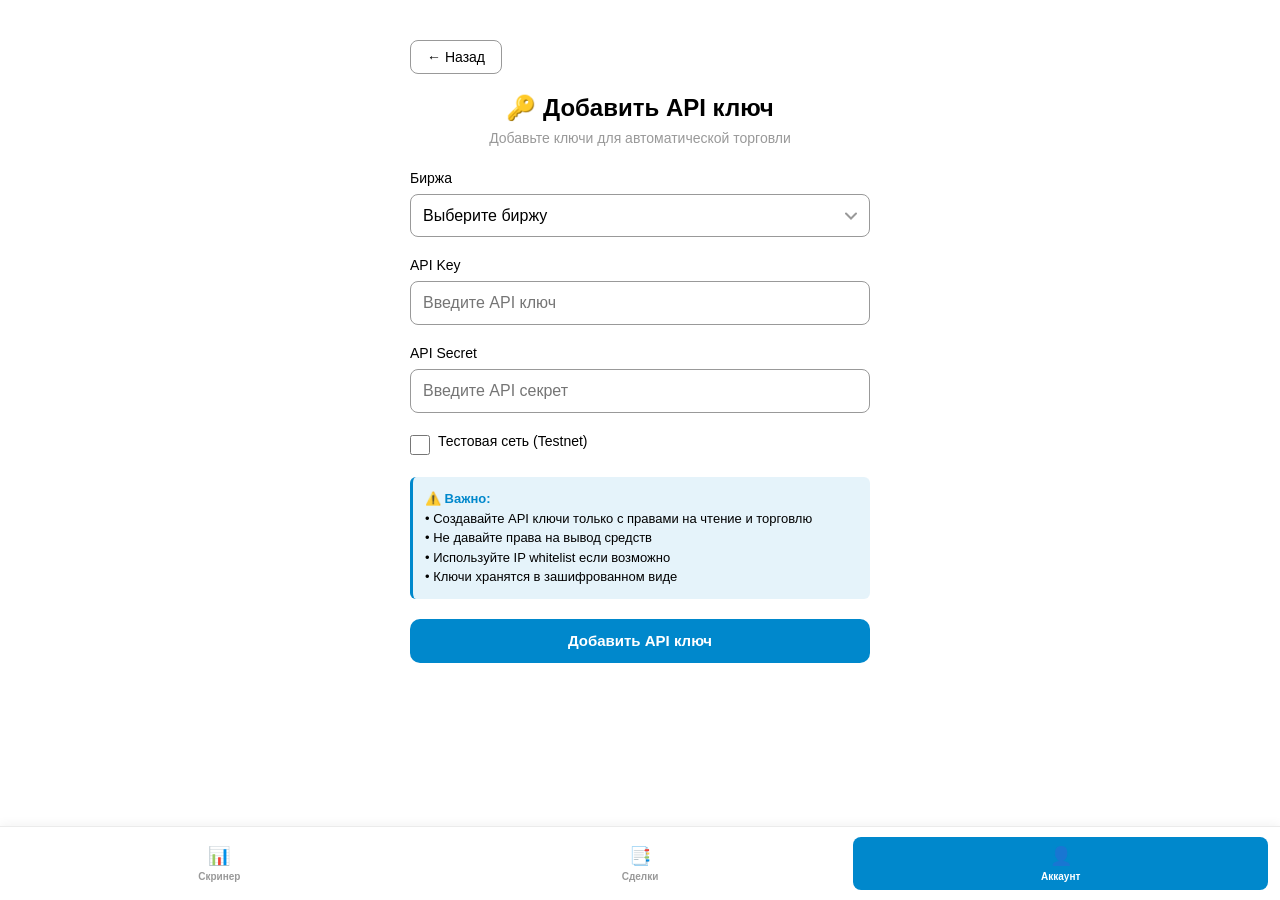
<file: add_api_key.html>
<!DOCTYPE html>
<html lang="ru">
<head>
    <meta charset="UTF-8">
    <meta name="viewport" content="width=device-width, initial-scale=1.0, maximum-scale=1.0, user-scalable=no">
    <title>Добавить API ключ</title>
    <script src="https://telegram.org/js/telegram-web-app.js"></script>
    <link rel="stylesheet" href="common.css">
    <style>
        /* Page-specific: body override */
        body {
            background: var(--bg-primary);
            padding: 20px 20px 80px 20px;
        }

        /* Page-specific: header */
        .header {
            text-align: center;
            margin-bottom: 24px;
        }

        .header h1 {
            font-size: 20px;
            font-weight: 600;
            margin-bottom: 8px;
        }

        @media (min-width: 768px) {
            .header h1 {
                font-size: 24px;
            }
        }

        .header p {
            font-size: 13px;
            color: var(--text-hint);
        }

        @media (min-width: 768px) {
            .header p {
                font-size: 14px;
            }
        }

        /* Page-specific: form */
        .form-group {
            margin-bottom: 16px;
        }

        @media (min-width: 768px) {
            .form-group {
                margin-bottom: 20px;
            }
        }

        label {
            display: block;
            font-size: 13px;
            font-weight: 500;
            margin-bottom: 6px;
            color: var(--text-primary);
        }

        @media (min-width: 768px) {
            label {
                font-size: 14px;
                margin-bottom: 8px;
            }
        }

        /* Page-specific: checkbox */
        .checkbox-group {
            display: flex;
            align-items: center;
            gap: 8px;
        }

        .checkbox-group input[type="checkbox"] {
            width: 20px;
            height: 20px;
            cursor: pointer;
        }

        /* Page-specific: info-box */
        .info-box {
            background: rgba(0, 136, 204, 0.1);
            border-left: 3px solid var(--color-accent);
            border-radius: 6px;
            padding: 10px;
            font-size: 12px;
            line-height: 1.5;
            margin-bottom: 20px;
        }

        @media (min-width: 768px) {
            .info-box {
                font-size: 13px;
                padding: 12px;
            }
        }

        .info-box strong {
            color: var(--color-accent);
        }

        /* Page-specific: back-button */
        .back-button {
            display: inline-flex;
            align-items: center;
            gap: 8px;
            padding: 8px 16px;
            background: transparent;
            border: 1px solid var(--text-hint);
            border-radius: 8px;
            color: var(--text-primary);
            font-size: 14px;
            font-weight: 500;
            cursor: pointer;
            margin-bottom: 20px;
        }

        .back-button:active {
            transform: scale(0.98);
        }

        /* Page-specific: state boxes hidden by default */
        .state-error,
        .state-success {
            display: none;
        }

        /* Page-specific: passphrase note */
        .passphrase-note {
            font-size: 12px;
            color: var(--text-hint);
            margin-top: 4px;
        }
    </style>
</head>
<body>
    <div class="container">
        <button class="back-button" onclick="goBack()">
            ← Назад
        </button>

        <div class="header">
            <h1>🔑 Добавить API ключ</h1>
            <p>Добавьте ключи для автоматической торговли</p>
        </div>

        <div class="state-error" id="errorBox"></div>
        <div class="state-success" id="successBox"></div>

        <form id="apiForm">
            <div class="form-group">
                <label>Биржа</label>
                <select id="exchange" class="select" required>
                    <option value="">Выберите биржу</option>
                    <option value="binance">Binance</option>
                    <option value="bybit">Bybit</option>
                    <option value="okx">OKX</option>
                    <option value="bitget">Bitget</option>
                    <option value="gateio">Gate.io</option>
                    <option value="kucoin">KuCoin</option>
                    <option value="mexc">MEXC</option>
                    <option value="bingx">BingX</option>
                    <option value="htx">HTX</option>
                    <option value="coinex">CoinEx</option>
                    <option value="xt">XT</option>
                    <option value="lbank">LBank</option>
                    <option value="bitmart">BitMart</option>
                </select>
            </div>

            <div class="form-group">
                <label>API Key</label>
                <input type="text" id="apiKey" class="input" placeholder="Введите API ключ" required>
            </div>

            <div class="form-group">
                <label>API Secret</label>
                <input type="password" id="apiSecret" class="input" placeholder="Введите API секрет" required>
            </div>

            <div class="form-group" id="passphraseGroup" style="display: none;">
                <label>API Passphrase</label>
                <input type="password" id="apiPassphrase" class="input" placeholder="Введите passphrase">
                <div class="passphrase-note">Требуется для OKX, KuCoin и Bitget</div>
            </div>

            <div class="form-group">
                <div class="checkbox-group">
                    <input type="checkbox" id="isTestnet">
                    <label for="isTestnet">Тестовая сеть (Testnet)</label>
                </div>
            </div>

            <div class="info-box">
                <strong>⚠️ Важно:</strong><br>
                • Создавайте API ключи только с правами на чтение и торговлю<br>
                • Не давайте права на вывод средств<br>
                • Используйте IP whitelist если возможно<br>
                • Ключи хранятся в зашифрованном виде
            </div>

            <button type="submit" class="btn btn-primary" id="submitBtn">Добавить API ключ</button>
        </form>
    </div>

    <div class="nav-tabs">
        <a href="index.html" class="nav-tab">
            <span class="nav-icon">📊</span>
            <span class="nav-label">Скринер</span>
        </a>
        <a href="deals.html" class="nav-tab">
            <span class="nav-icon">📑</span>
            <span class="nav-label">Сделки</span>
        </a>
        <a href="account.html" class="nav-tab active">
            <span class="nav-icon">👤</span>
            <span class="nav-label">Аккаунт</span>
        </a>
    </div>

    <script>
        let tg = window.Telegram?.WebApp;
        if (tg) {
            tg.expand();
            tg.ready();
        }

        const API_URL = 'http://localhost:8000';
        const form = document.getElementById('apiForm');
        const exchangeSelect = document.getElementById('exchange');
        const passphraseGroup = document.getElementById('passphraseGroup');
        const submitBtn = document.getElementById('submitBtn');
        const errorBox = document.getElementById('errorBox');
        const successBox = document.getElementById('successBox');

        function goBack() {
            window.location.href = 'account.html';
        }

        exchangeSelect.addEventListener('change', (e) => {
            const needsPassphrase = ['okx', 'kucoin', 'bitget'].includes(e.target.value);
            passphraseGroup.style.display = needsPassphrase ? 'block' : 'none';
            document.getElementById('apiPassphrase').required = needsPassphrase;
        });

        function getUserId() {
            if (tg?.initDataUnsafe?.user?.id) {
                return tg.initDataUnsafe.user.id.toString();
            }
            return 'test_user_123';
        }

        function prefillFromUrl() {
            const urlParams = new URLSearchParams(window.location.search);
            const exchange = urlParams.get('exchange');
            
            if (exchange) {
                exchangeSelect.value = exchange.toLowerCase();
                exchangeSelect.dispatchEvent(new Event('change'));
            }
        }

        function showError(message) {
            errorBox.textContent = message;
            errorBox.style.display = 'block';
            successBox.style.display = 'none';
            setTimeout(() => {
                errorBox.style.display = 'none';
            }, 5000);
        }

        function showSuccess(message) {
            successBox.textContent = message;
            successBox.style.display = 'block';
            errorBox.style.display = 'none';
            setTimeout(() => {
                successBox.style.display = 'none';
            }, 3000);
        }

        form.addEventListener('submit', async (e) => {
            e.preventDefault();

            const data = {
                user_id: getUserId(),
                exchange: exchangeSelect.value,
                api_key: document.getElementById('apiKey').value,
                api_secret: document.getElementById('apiSecret').value,
                api_passphrase: document.getElementById('apiPassphrase').value || null,
                is_testnet: document.getElementById('isTestnet').checked
            };

            submitBtn.disabled = true;
            submitBtn.textContent = 'Добавление...';

            try {
                const response = await fetch(`${API_URL}/api/keys`, {
                    method: 'POST',
                    headers: {
                        'Content-Type': 'application/json',
                    },
                    body: JSON.stringify(data)
                });

                const result = await response.json();

                if (!response.ok) {
                    throw new Error(result.detail || 'Ошибка при добавлении ключа');
                }

                showSuccess('✅ API ключ успешно добавлен!');
                form.reset();

                setTimeout(() => {
                    if (tg) {
                        tg.close();
                    } else {
                        window.location.href = 'account.html';
                    }
                }, 2000);

            } catch (error) {
                showError('❌ ' + error.message);
            } finally {
                submitBtn.disabled = false;
                submitBtn.textContent = 'Добавить API ключ';
            }
        });

        if (tg) {
            tg.BackButton.show();
            tg.BackButton.onClick(() => {
                window.location.href = 'account.html';
            });
        }

        prefillFromUrl();
    </script>
</body>
</html>
</file>
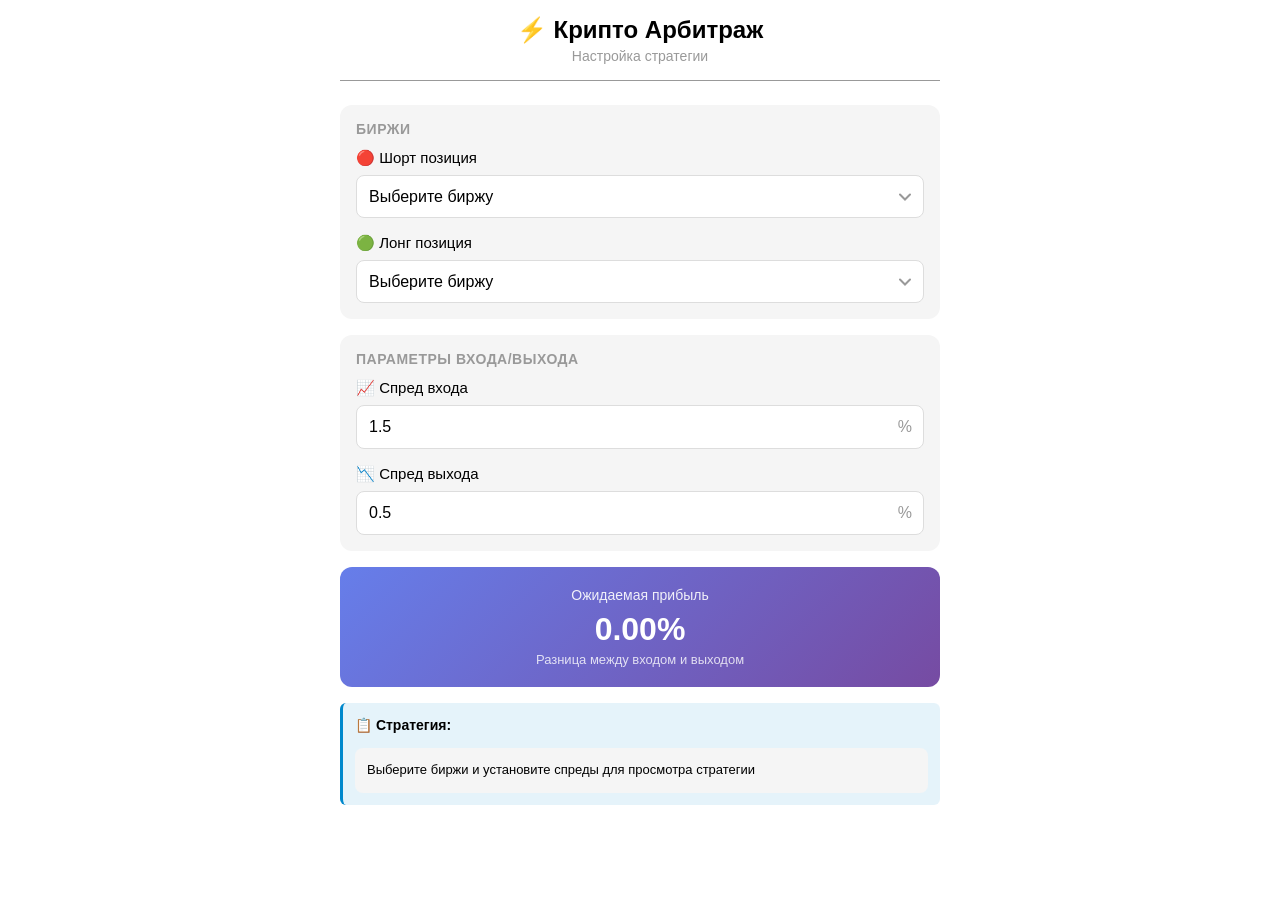
<file: crypto-arbitrage-app.html>
<!DOCTYPE html>
<html lang="ru">
<head>
    <meta charset="UTF-8">
    <meta name="viewport" content="width=device-width, initial-scale=1.0, maximum-scale=1.0, user-scalable=no">
    <title>Крипто Арбитраж</title>
    <script src="https://telegram.org/js/telegram-web-app.js"></script>
    <style>
        * {
            margin: 0;
            padding: 0;
            box-sizing: border-box;
        }

        body {
            font-family: -apple-system, BlinkMacSystemFont, 'Segoe UI', Roboto, Helvetica, Arial, sans-serif;
            background-color: var(--tg-theme-bg-color, #ffffff);
            color: var(--tg-theme-text-color, #000000);
            padding: 16px;
            padding-bottom: 32px;
        }

        .container {
            max-width: 600px;
            margin: 0 auto;
        }

        .header {
            text-align: center;
            margin-bottom: 24px;
            padding-bottom: 16px;
            border-bottom: 1px solid var(--tg-theme-hint-color, #999);
        }

        .header h1 {
            font-size: 24px;
            font-weight: 600;
            margin-bottom: 4px;
        }

        .header p {
            font-size: 14px;
            color: var(--tg-theme-hint-color, #999);
        }

        .section {
            background: var(--tg-theme-secondary-bg-color, #f5f5f5);
            border-radius: 12px;
            padding: 16px;
            margin-bottom: 16px;
        }

        .section-title {
            font-size: 14px;
            font-weight: 600;
            color: var(--tg-theme-hint-color, #999);
            text-transform: uppercase;
            margin-bottom: 12px;
            letter-spacing: 0.5px;
        }

        .select-group {
            margin-bottom: 16px;
        }

        .select-group:last-child {
            margin-bottom: 0;
        }

        label {
            display: block;
            font-size: 15px;
            font-weight: 500;
            margin-bottom: 8px;
            color: var(--tg-theme-text-color, #000);
        }

        select {
            width: 100%;
            padding: 12px;
            font-size: 16px;
            border: 1px solid var(--tg-theme-hint-color, #ddd);
            border-radius: 8px;
            background-color: var(--tg-theme-bg-color, #fff);
            color: var(--tg-theme-text-color, #000);
            cursor: pointer;
            appearance: none;
            background-image: url("data:image/svg+xml,%3Csvg width='12' height='8' viewBox='0 0 12 8' fill='none' xmlns='http://www.w3.org/2000/svg'%3E%3Cpath d='M1 1.5L6 6.5L11 1.5' stroke='%23999' stroke-width='2' stroke-linecap='round'/%3E%3C/svg%3E");
            background-repeat: no-repeat;
            background-position: right 12px center;
            padding-right: 36px;
        }

        select:focus {
            outline: none;
            border-color: var(--tg-theme-button-color, #0088cc);
        }

        .input-group {
            margin-bottom: 16px;
        }

        .input-group:last-child {
            margin-bottom: 0;
        }

        input[type="number"] {
            width: 100%;
            padding: 12px;
            font-size: 16px;
            border: 1px solid var(--tg-theme-hint-color, #ddd);
            border-radius: 8px;
            background-color: var(--tg-theme-bg-color, #fff);
            color: var(--tg-theme-text-color, #000);
        }

        input[type="number"]:focus {
            outline: none;
            border-color: var(--tg-theme-button-color, #0088cc);
        }

        .input-suffix {
            position: relative;
        }

        .input-suffix input {
            padding-right: 40px;
        }

        .input-suffix::after {
            content: '%';
            position: absolute;
            right: 12px;
            top: 50%;
            transform: translateY(-50%);
            color: var(--tg-theme-hint-color, #999);
            font-size: 16px;
            pointer-events: none;
        }

        .profit-display {
            background: linear-gradient(135deg, #667eea 0%, #764ba2 100%);
            border-radius: 12px;
            padding: 20px;
            text-align: center;
            color: white;
            margin-bottom: 16px;
        }

        .profit-label {
            font-size: 14px;
            opacity: 0.9;
            margin-bottom: 8px;
        }

        .profit-value {
            font-size: 32px;
            font-weight: 700;
            margin-bottom: 4px;
        }

        .profit-value.positive {
            color: #4ade80;
        }

        .profit-value.negative {
            color: #f87171;
        }

        .profit-description {
            font-size: 13px;
            opacity: 0.8;
        }

        .exchange-badge {
            display: inline-block;
            padding: 4px 8px;
            background: var(--tg-theme-button-color, #0088cc);
            color: white;
            border-radius: 4px;
            font-size: 12px;
            font-weight: 500;
            margin-right: 4px;
        }

        .info-box {
            background: rgba(0, 136, 204, 0.1);
            border-left: 3px solid var(--tg-theme-button-color, #0088cc);
            border-radius: 6px;
            padding: 12px;
            font-size: 14px;
            line-height: 1.5;
            margin-top: 16px;
        }

        .strategy-preview {
            background: var(--tg-theme-secondary-bg-color, #f5f5f5);
            border-radius: 8px;
            padding: 12px;
            font-size: 13px;
            line-height: 1.6;
            margin-top: 12px;
        }

        .strategy-preview strong {
            color: var(--tg-theme-button-color, #0088cc);
        }
    </style>
</head>
<body>
    <div class="container">
        <div class="header">
            <h1>⚡ Крипто Арбитраж</h1>
            <p>Настройка стратегии</p>
        </div>

        <!-- Выбор бирж -->
        <div class="section">
            <div class="section-title">Биржи</div>
            
            <div class="select-group">
                <label>🔴 Шорт позиция</label>
                <select id="shortExchange">
                    <option value="">Выберите биржу</option>
                    <option value="binance">Binance</option>
                    <option value="bybit">Bybit</option>
                    <option value="okx">OKX</option>
                    <option value="gateio">Gate.io</option>
                    <option value="kucoin">KuCoin</option>
                    <option value="huobi">Huobi</option>
                    <option value="mexc">MEXC</option>
                    <option value="bitget">Bitget</option>
                </select>
            </div>

            <div class="select-group">
                <label>🟢 Лонг позиция</label>
                <select id="longExchange">
                    <option value="">Выберите биржу</option>
                    <option value="binance">Binance</option>
                    <option value="bybit">Bybit</option>
                    <option value="okx">OKX</option>
                    <option value="gateio">Gate.io</option>
                    <option value="kucoin">KuCoin</option>
                    <option value="huobi">Huobi</option>
                    <option value="mexc">MEXC</option>
                    <option value="bitget">Bitget</option>
                </select>
            </div>
        </div>

        <!-- Спреды -->
        <div class="section">
            <div class="section-title">Параметры входа/выхода</div>
            
            <div class="input-group">
                <label>📈 Спред входа</label>
                <div class="input-suffix">
                    <input type="number" id="entrySpread" value="1.5" step="0.1" min="0" placeholder="1.5">
                </div>
            </div>

            <div class="input-group">
                <label>📉 Спред выхода</label>
                <div class="input-suffix">
                    <input type="number" id="exitSpread" value="0.5" step="0.1" min="0" placeholder="0.5">
                </div>
            </div>
        </div>

        <!-- Расчет прибыли -->
        <div class="profit-display">
            <div class="profit-label">Ожидаемая прибыль</div>
            <div class="profit-value" id="profitValue">0.00%</div>
            <div class="profit-description">Разница между входом и выходом</div>
        </div>

        <!-- Предпросмотр стратегии -->
        <div class="info-box">
            <strong>📋 Стратегия:</strong>
            <div class="strategy-preview" id="strategyPreview">
                Выберите биржи и установите спреды для просмотра стратегии
            </div>
        </div>
    </div>

    <script>
        // Инициализация Telegram Web App
        let tg = window.Telegram.WebApp;
        tg.expand();
        tg.ready();

        // Элементы
        const shortExchange = document.getElementById('shortExchange');
        const longExchange = document.getElementById('longExchange');
        const entrySpread = document.getElementById('entrySpread');
        const exitSpread = document.getElementById('exitSpread');
        const profitValue = document.getElementById('profitValue');
        const strategyPreview = document.getElementById('strategyPreview');

        // Функция расчета прибыли
        function calculateProfit() {
            const entry = parseFloat(entrySpread.value) || 0;
            const exit = parseFloat(exitSpread.value) || 0;
            const profit = entry - exit;
            
            profitValue.textContent = profit.toFixed(2) + '%';
            profitValue.className = 'profit-value ' + (profit > 0 ? 'positive' : profit < 0 ? 'negative' : '');
            
            updateStrategyPreview();
        }

        // Функция обновления превью стратегии
        function updateStrategyPreview() {
            const short = shortExchange.value;
            const long = longExchange.value;
            const entry = parseFloat(entrySpread.value) || 0;
            const exit = parseFloat(exitSpread.value) || 0;
            
            if (!short || !long) {
                strategyPreview.innerHTML = 'Выберите биржи и установите спреды для просмотра стратегии';
                return;
            }
            
            const shortName = shortExchange.options[shortExchange.selectedIndex].text;
            const longName = longExchange.options[longExchange.selectedIndex].text;
            
            strategyPreview.innerHTML = `
                <strong>Вход в позицию:</strong><br>
                Когда спред достигнет <strong>${entry}%</strong>:<br>
                • Открыть SHORT на <strong>${shortName}</strong><br>
                • Открыть LONG на <strong>${longName}</strong><br>
                <br>
                <strong>Выход из позиции:</strong><br>
                Когда спред сузится до <strong>${exit}%</strong>:<br>
                • Закрыть обе позиции<br>
                • Зафиксировать прибыль <strong>~${(entry - exit).toFixed(2)}%</strong>
            `;
        }

        // Слушатели событий
        shortExchange.addEventListener('change', calculateProfit);
        longExchange.addEventListener('change', calculateProfit);
        entrySpread.addEventListener('input', calculateProfit);
        exitSpread.addEventListener('input', calculateProfit);

        // Инициализация
        calculateProfit();

        // Настройка главной кнопки Telegram
        tg.MainButton.text = "Сохранить стратегию";
        tg.MainButton.show();
        tg.MainButton.onClick(() => {
            const data = {
                shortExchange: shortExchange.value,
                longExchange: longExchange.value,
                entrySpread: parseFloat(entrySpread.value),
                exitSpread: parseFloat(exitSpread.value),
                expectedProfit: (parseFloat(entrySpread.value) - parseFloat(exitSpread.value)).toFixed(2)
            };
            
            // Отправка данных боту
            tg.sendData(JSON.stringify(data));
        });
    </script>
</body>
</html>
</file>
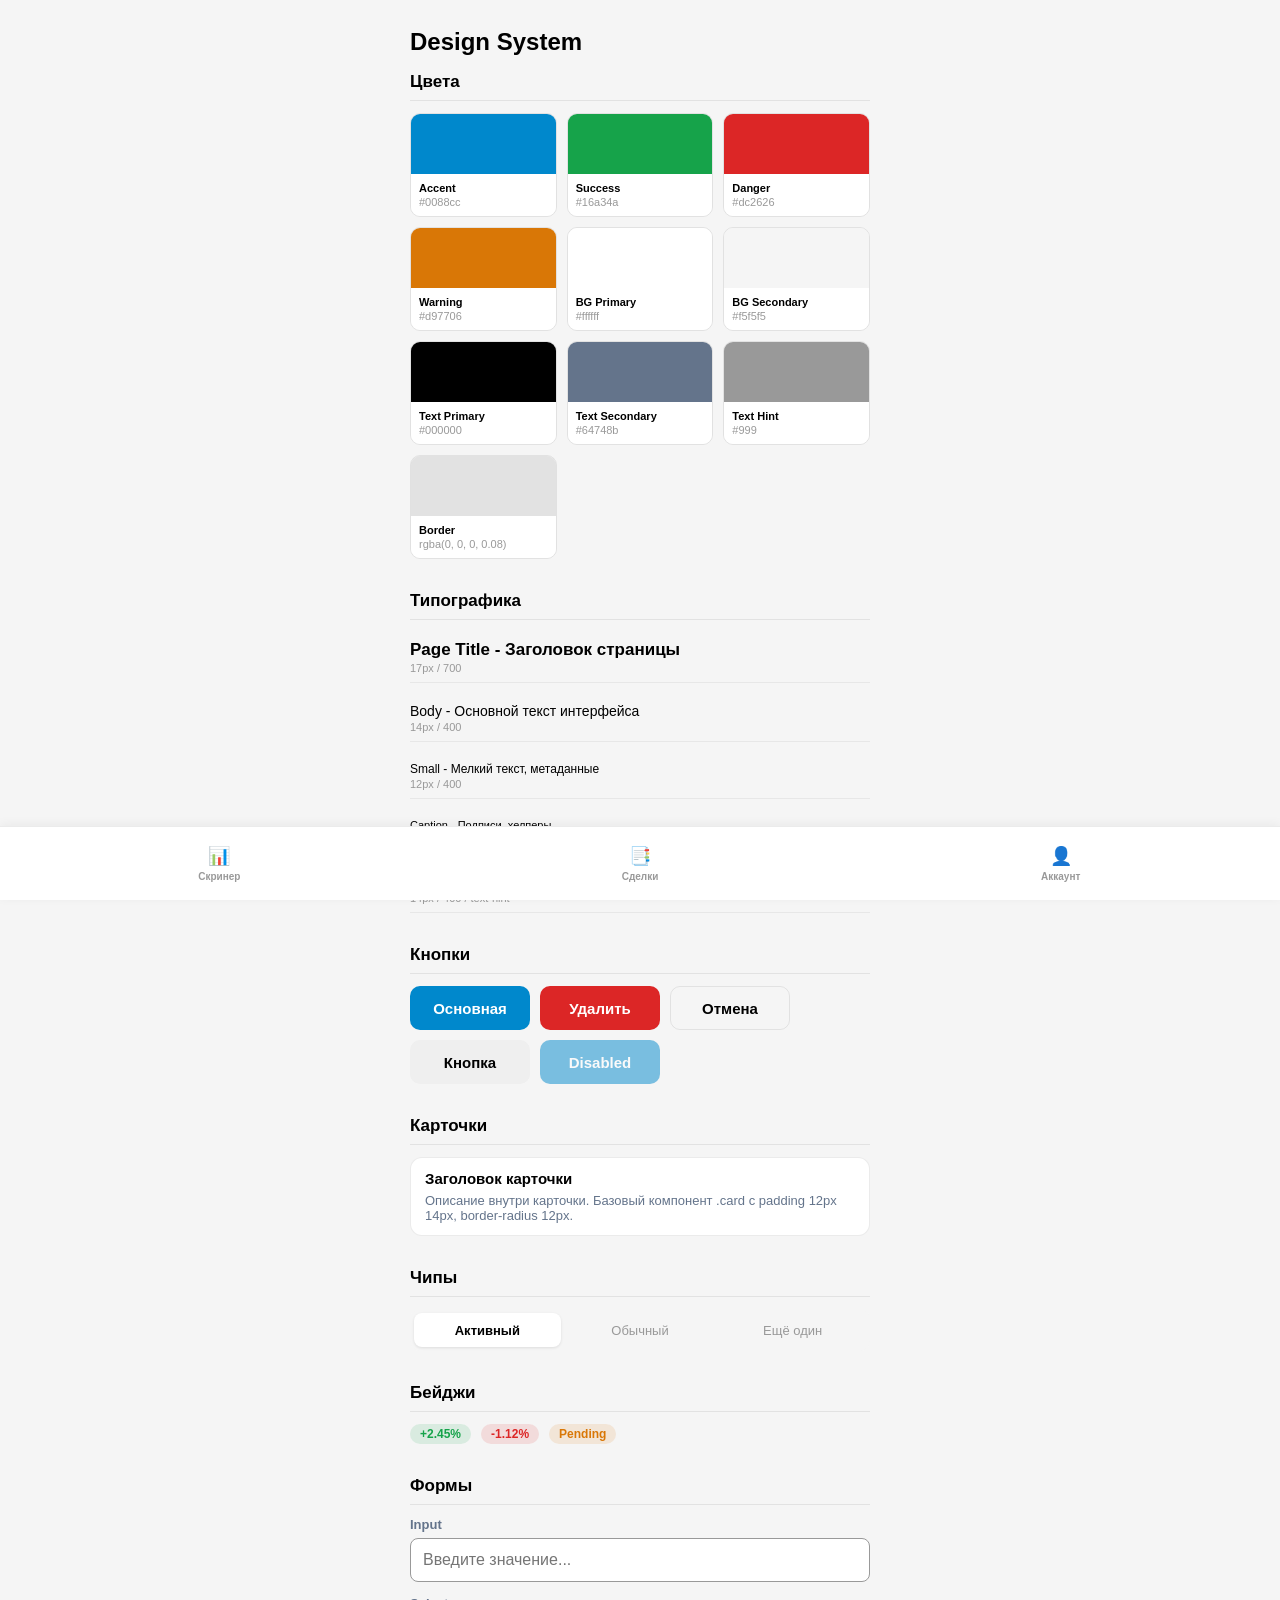
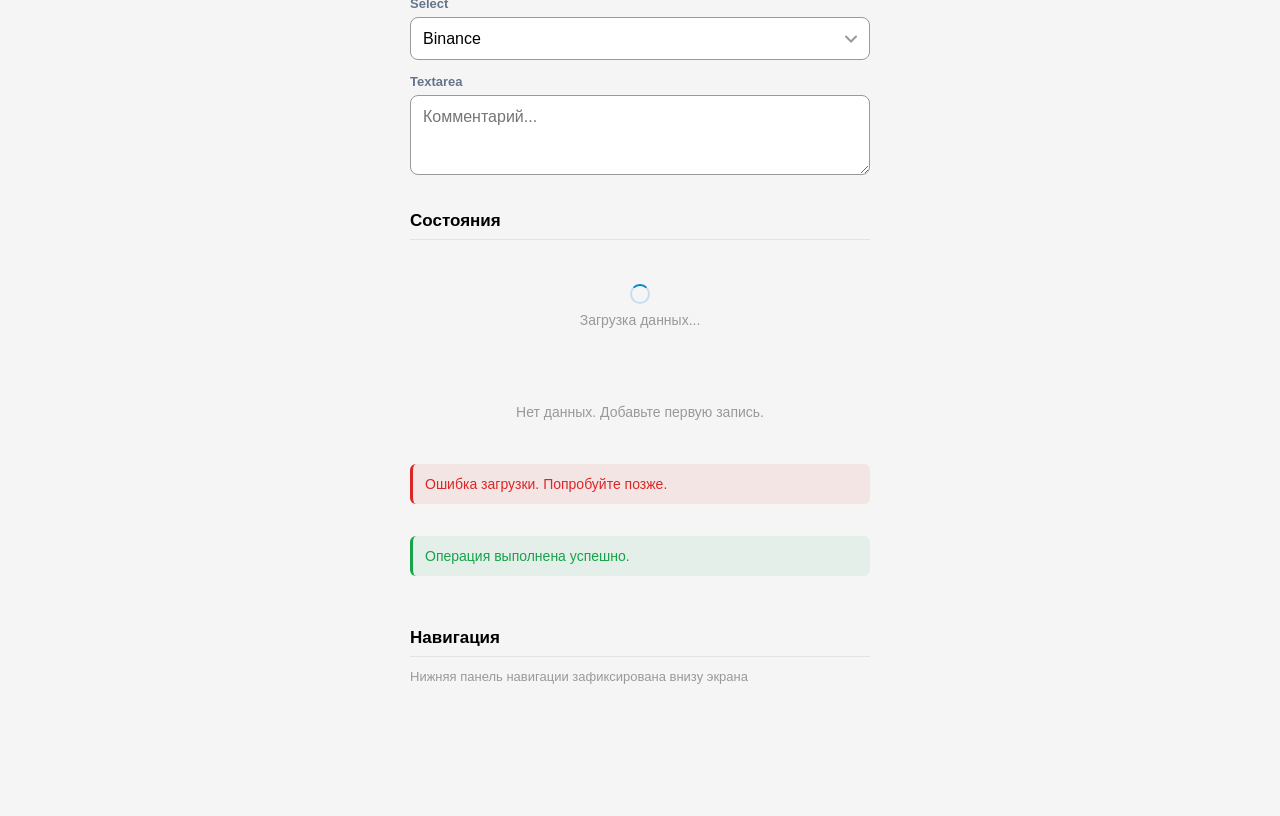
<file: design-system.html>
<!DOCTYPE html>
<html lang="ru">
<head>
  <meta charset="UTF-8">
  <meta name="viewport" content="width=device-width, initial-scale=1.0">
  <title>Design System</title>
  <script src="https://telegram.org/js/telegram-web-app.js"></script>
  <link rel="stylesheet" href="common.css">
  <style>
    /* Layout-only styles for the catalog */
    .ds-section {
      margin-bottom: 32px;
    }
    .ds-section h2 {
      font-size: 17px;
      font-weight: 700;
      margin-bottom: 12px;
      padding-bottom: 8px;
      border-bottom: 1px solid var(--border-light);
    }
    .ds-color-grid {
      display: grid;
      grid-template-columns: repeat(auto-fill, minmax(140px, 1fr));
      gap: 10px;
    }
    .ds-color-swatch {
      border-radius: var(--radius-md);
      overflow: hidden;
      border: 1px solid var(--border-light);
    }
    .ds-color-preview {
      height: 60px;
    }
    .ds-color-info {
      padding: 8px;
      font-size: 11px;
      background: var(--bg-primary);
    }
    .ds-color-name {
      font-weight: 600;
      color: var(--text-primary);
      display: block;
      margin-bottom: 2px;
    }
    .ds-color-value {
      color: var(--text-hint);
    }
    .ds-typo-row {
      margin-bottom: 12px;
      padding: 8px 0;
      border-bottom: 1px solid var(--border-divider);
    }
    .ds-typo-meta {
      font-size: 11px;
      color: var(--text-hint);
      margin-top: 2px;
    }
    .ds-button-grid {
      display: flex;
      flex-wrap: wrap;
      gap: 10px;
      align-items: center;
    }
    .ds-button-grid .btn {
      width: auto;
      min-width: 120px;
    }
    .ds-button-grid .btn-primary {
      width: auto;
    }
    .ds-chip-bar {
      display: flex;
      gap: 6px;
      background: var(--bg-secondary);
      padding: 4px;
      border-radius: 10px;
    }
    .ds-badge-row {
      display: flex;
      gap: 10px;
      flex-wrap: wrap;
      align-items: center;
    }
    .ds-form-group {
      margin-bottom: 14px;
    }
    .ds-form-group label {
      display: block;
      font-size: 13px;
      font-weight: 600;
      margin-bottom: 6px;
      color: var(--text-secondary);
    }
    .ds-states-grid {
      display: flex;
      flex-direction: column;
      gap: 12px;
    }
  </style>
</head>
<body>

<div class="container">

  <div class="page-header">
    <h1 class="page-title">Design System</h1>
  </div>

  <!-- 1. Colors -->
  <div class="ds-section">
    <h2>Цвета</h2>
    <div class="ds-color-grid" id="colorGrid"></div>
  </div>

  <!-- 2. Typography -->
  <div class="ds-section">
    <h2>Типографика</h2>

    <div class="ds-typo-row">
      <div style="font-size:17px;font-weight:700">Page Title - Заголовок страницы</div>
      <div class="ds-typo-meta">17px / 700</div>
    </div>
    <div class="ds-typo-row">
      <div style="font-size:14px;font-weight:400">Body - Основной текст интерфейса</div>
      <div class="ds-typo-meta">14px / 400</div>
    </div>
    <div class="ds-typo-row">
      <div style="font-size:12px;font-weight:400">Small - Мелкий текст, метаданные</div>
      <div class="ds-typo-meta">12px / 400</div>
    </div>
    <div class="ds-typo-row">
      <div style="font-size:11px;font-weight:400">Caption - Подписи, хелперы</div>
      <div class="ds-typo-meta">11px / 400</div>
    </div>
    <div class="ds-typo-row">
      <div style="font-size:14px;font-weight:400;color:var(--text-hint)">Hint - Приглушённый текст, плейсхолдеры</div>
      <div class="ds-typo-meta">14px / 400 / text-hint</div>
    </div>
  </div>

  <!-- 3. Buttons -->
  <div class="ds-section">
    <h2>Кнопки</h2>
    <div class="ds-button-grid">
      <button class="btn btn-primary">Основная</button>
      <button class="btn btn-danger">Удалить</button>
      <button class="btn btn-outline">Отмена</button>
      <button class="btn">Кнопка</button>
      <button class="btn btn-primary" disabled>Disabled</button>
    </div>
  </div>

  <!-- 4. Cards -->
  <div class="ds-section">
    <h2>Карточки</h2>
    <div class="card">
      <div style="font-size:15px;font-weight:600;margin-bottom:6px">Заголовок карточки</div>
      <div style="font-size:13px;color:var(--text-secondary)">Описание внутри карточки. Базовый компонент .card с padding 12px 14px, border-radius 12px.</div>
    </div>
  </div>

  <!-- 5. Chips -->
  <div class="ds-section">
    <h2>Чипы</h2>
    <div class="ds-chip-bar">
      <button class="chip active">Активный</button>
      <button class="chip">Обычный</button>
      <button class="chip">Ещё один</button>
    </div>
  </div>

  <!-- 6. Badges -->
  <div class="ds-section">
    <h2>Бейджи</h2>
    <div class="ds-badge-row">
      <span class="badge badge-green">+2.45%</span>
      <span class="badge badge-red">-1.12%</span>
      <span class="badge badge-yellow">Pending</span>
    </div>
  </div>

  <!-- 7. Forms -->
  <div class="ds-section">
    <h2>Формы</h2>
    <div class="ds-form-group">
      <label>Input</label>
      <input class="input" type="text" placeholder="Введите значение...">
    </div>
    <div class="ds-form-group">
      <label>Select</label>
      <select class="select">
        <option>Binance</option>
        <option>Bybit</option>
        <option>OKX</option>
      </select>
    </div>
    <div class="ds-form-group">
      <label>Textarea</label>
      <textarea class="textarea" placeholder="Комментарий..."></textarea>
    </div>
  </div>

  <!-- 8. States -->
  <div class="ds-section">
    <h2>Состояния</h2>
    <div class="ds-states-grid">
      <div class="state-loading">Загрузка данных...</div>
      <div class="state-empty">Нет данных. Добавьте первую запись.</div>
      <div class="state-error">Ошибка загрузки. Попробуйте позже.</div>
      <div class="state-success">Операция выполнена успешно.</div>
    </div>
  </div>

  <!-- 9. Navigation -->
  <div class="ds-section">
    <h2>Навигация</h2>
    <div style="font-size:13px;color:var(--text-hint);margin-bottom:8px">Нижняя панель навигации зафиксирована внизу экрана</div>
  </div>

</div>

<!-- Bottom Navigation -->
<div class="nav-tabs">
    <a href="index.html" class="nav-tab">
        <span class="nav-icon">📊</span>
        <span class="nav-label">Скринер</span>
    </a>
    <a href="deals.html" class="nav-tab">
        <span class="nav-icon">📑</span>
        <span class="nav-label">Сделки</span>
    </a>
    <a href="account.html" class="nav-tab">
        <span class="nav-icon">👤</span>
        <span class="nav-label">Аккаунт</span>
    </a>
</div>

<script>
  (function() {
    var tg = window.Telegram && window.Telegram.WebApp;
    if (tg) {
      tg.ready();
      tg.expand();
    }

    var colors = [
      { name: '--color-accent',    label: 'Accent',       fallback: '#0088cc' },
      { name: '--color-success',   label: 'Success',      fallback: '#16a34a' },
      { name: '--color-danger',    label: 'Danger',       fallback: '#dc2626' },
      { name: '--color-warning',   label: 'Warning',      fallback: '#d97706' },
      { name: '--bg-primary',      label: 'BG Primary',   fallback: '#ffffff' },
      { name: '--bg-secondary',    label: 'BG Secondary', fallback: '#f5f5f5' },
      { name: '--text-primary',    label: 'Text Primary', fallback: '#000000' },
      { name: '--text-secondary',  label: 'Text Secondary', fallback: '#64748b' },
      { name: '--text-hint',       label: 'Text Hint',    fallback: '#999999' },
      { name: '--border-light',    label: 'Border',       fallback: 'rgba(0,0,0,0.08)' }
    ];

    var grid = document.getElementById('colorGrid');
    colors.forEach(function(c) {
      var computed = getComputedStyle(document.documentElement).getPropertyValue(c.name).trim();
      var swatch = document.createElement('div');
      swatch.className = 'ds-color-swatch';

      var preview = document.createElement('div');
      preview.className = 'ds-color-preview';
      preview.style.background = 'var(' + c.name + ')';

      var info = document.createElement('div');
      info.className = 'ds-color-info';

      var nameEl = document.createElement('span');
      nameEl.className = 'ds-color-name';
      nameEl.textContent = c.label;

      var valueEl = document.createElement('span');
      valueEl.className = 'ds-color-value';
      valueEl.textContent = computed || c.fallback;

      info.appendChild(nameEl);
      info.appendChild(valueEl);
      swatch.appendChild(preview);
      swatch.appendChild(info);
      grid.appendChild(swatch);
    });
  })();
</script>

</body>
</html>
</file>
<file: common.css>
/* ============================================================
   common.css — Design System / Crypto Arbitrage Telegram WebApp
   Etalon: index.html (pd11), card-v6.html, add_api_key.html
   ============================================================ */

/* ── 1. CSS Custom Properties (Design Tokens) ──────────────── */

:root {
  /* Semantic colors */
  --color-success: #16a34a;
  --color-danger: #dc2626;
  --color-warning: #d97706;
  --color-accent: var(--tg-theme-button-color, #0088cc);

  /* Backgrounds */
  --bg-primary: var(--tg-theme-bg-color, #ffffff);
  --bg-secondary: var(--tg-theme-secondary-bg-color, #f5f5f5);

  /* Text */
  --text-primary: var(--tg-theme-text-color, #000000);
  --text-secondary: #64748b;
  --text-hint: var(--tg-theme-hint-color, #999);

  /* Border */
  --border-light: rgba(0, 0, 0, 0.08);
  --border-divider: rgba(0, 0, 0, 0.06);

  /* Radii */
  --radius-sm: 6px;
  --radius-md: 10px;
  --radius-lg: 12px;

  /* Font stack */
  --font-family: -apple-system, BlinkMacSystemFont, 'Segoe UI', Roboto, Helvetica, Arial, sans-serif;
}

/* ── 2. Reset ──────────────────────────────────────────────── */

*, *::before, *::after {
  margin: 0;
  padding: 0;
  box-sizing: border-box;
}

/* ── 3. Body ───────────────────────────────────────────────── */

body {
  font-family: var(--font-family);
  background: var(--bg-secondary);
  color: var(--text-primary);
  min-height: 100vh;
  padding-bottom: 80px;
}

/* ── 4. Container ──────────────────────────────────────────── */

.container {
  max-width: 500px;
  margin: 0 auto;
  padding: 16px 12px;
}

@media (min-width: 768px) {
  .container {
    padding: 20px;
  }
}

/* ── 5. Page Header ────────────────────────────────────────── */

.page-header {
  display: flex;
  align-items: center;
  justify-content: space-between;
  margin-bottom: 16px;
  padding-top: 8px;
}

.page-title {
  font-size: 24px;
  font-weight: 600;
  color: var(--text-primary);
}

/* ── 6. Bottom Navigation ──────────────────────────────────── */

.nav-tabs {
  position: fixed;
  bottom: 0;
  left: 0;
  right: 0;
  display: flex;
  gap: 6px;
  padding: 10px 12px;
  background: var(--bg-primary);
  border-top: 1px solid var(--border-light);
  z-index: 100;
  box-shadow: 0 -2px 10px rgba(0, 0, 0, 0.05);
}

.nav-tab {
  flex: 1;
  padding: 8px 10px;
  text-align: center;
  font-size: 13px;
  font-weight: 600;
  border-radius: 8px;
  background: transparent;
  color: var(--text-hint);
  text-decoration: none;
  display: flex;
  flex-direction: column;
  align-items: center;
  gap: 4px;
}

.nav-tab.active {
  background: var(--color-accent);
  color: #ffffff;
}

.nav-icon { font-size: 18px; }
.nav-label { font-size: 10px; }

/* ── 7. Card ───────────────────────────────────────────────── */

.card {
  background: var(--bg-primary);
  border: 1px solid var(--border-light);
  border-radius: var(--radius-lg);
  padding: 12px 14px;
}

/* ── 8. Buttons ────────────────────────────────────────────── */

.btn {
  display: inline-flex;
  align-items: center;
  justify-content: center;
  min-height: 44px;
  padding: 12px 16px;
  border: none;
  border-radius: var(--radius-md);
  font-family: var(--font-family);
  font-size: 15px;
  font-weight: 600;
  cursor: pointer;
  -webkit-tap-highlight-color: transparent;
  transition: opacity 0.15s ease;
  user-select: none;
}

.btn:active {
  transform: scale(0.98);
}

.btn:disabled {
  opacity: 0.5;
  cursor: not-allowed;
}

.btn-primary {
  background: var(--color-accent);
  color: #ffffff;
  width: 100%;
}

.btn-danger {
  background: var(--color-danger);
  color: #ffffff;
}

.btn-outline {
  background: transparent;
  border: 1px solid var(--border-light);
  color: var(--text-primary);
}

/* ── 9. Chips / Tabs (sort-bar, strategy) ──────────────────── */

.chip {
  flex: 1;
  height: 34px;
  border: none;
  border-radius: 8px;
  background: transparent;
  color: var(--text-hint);
  font-family: var(--font-family);
  font-size: 13px;
  font-weight: 500;
  cursor: pointer;
  -webkit-tap-highlight-color: transparent;
  transition: background 0.15s, color 0.15s, box-shadow 0.15s;
  user-select: none;
  display: flex;
  align-items: center;
  justify-content: center;
  gap: 3px;
}

.chip.active {
  background: var(--bg-primary);
  color: var(--text-primary);
  font-weight: 600;
  box-shadow: 0 1px 3px rgba(0, 0, 0, 0.10);
}

.chip:active { opacity: 0.7; }

/* ── 10. Badges ────────────────────────────────────────────── */

.badge {
  display: inline-flex;
  align-items: center;
  font-size: 12px;
  font-weight: 600;
  padding: 4px 10px;
  border-radius: 20px;
  line-height: 1;
}

.badge-green {
  color: var(--color-success);
  background: rgba(22, 163, 74, 0.12);
}

.badge-red {
  color: var(--color-danger);
  background: rgba(220, 38, 38, 0.12);
}

.badge-yellow {
  color: var(--color-warning);
  background: rgba(217, 119, 6, 0.12);
}

/* ── 11. Form Elements ─────────────────────────────────────── */

.input,
.select,
.textarea {
  width: 100%;
  padding: 12px;
  font-size: 16px;
  font-family: var(--font-family);
  border: 1px solid var(--text-hint);
  border-radius: 8px;
  background: var(--bg-primary);
  color: var(--text-primary);
}

.select {
  cursor: pointer;
  appearance: none;
  background-image: url("data:image/svg+xml,%3Csvg width='12' height='8' viewBox='0 0 12 8' fill='none' xmlns='http://www.w3.org/2000/svg'%3E%3Cpath d='M1 1.5L6 6.5L11 1.5' stroke='%23999' stroke-width='2' stroke-linecap='round'/%3E%3C/svg%3E");
  background-repeat: no-repeat;
  background-position: right 12px center;
  padding-right: 36px;
}

.input:focus,
.select:focus,
.textarea:focus {
  outline: none;
  border-color: var(--color-accent);
}

.textarea {
  resize: vertical;
  min-height: 80px;
}

@media (max-width: 767px) {
  .input,
  .select,
  .textarea {
    padding: 11px;
    font-size: 15px;
  }
}

/* ── 12. State Indicators ──────────────────────────────────── */

.state-loading {
  text-align: center;
  padding: 32px 16px;
  color: var(--text-hint);
  font-size: 14px;
}

.state-loading::before {
  content: '';
  display: block;
  width: 20px;
  height: 20px;
  margin: 0 auto 8px;
  border: 2px solid rgba(0, 136, 204, 0.2);
  border-top-color: var(--color-accent);
  border-radius: 50%;
  animation: common-spin 0.8s linear infinite;
}

@keyframes common-spin {
  to { transform: rotate(360deg); }
}

.state-empty {
  text-align: center;
  padding: 32px 16px;
  color: var(--text-hint);
  font-size: 14px;
}

.state-error {
  background: rgba(220, 38, 38, 0.08);
  border-left: 3px solid var(--color-danger);
  border-radius: var(--radius-sm);
  padding: 12px;
  font-size: 14px;
  color: var(--color-danger);
  margin-bottom: 20px;
}

.state-success {
  background: rgba(22, 163, 74, 0.08);
  border-left: 3px solid var(--color-success);
  border-radius: var(--radius-sm);
  padding: 12px;
  font-size: 14px;
  color: var(--color-success);
  margin-bottom: 20px;
}

/* ── 13. Page Feedback (toast notifications) ─────────────── */

.page-feedback {
  display: none;
  position: fixed;
  top: 12px;
  left: 16px;
  right: 16px;
  z-index: 9999;
  padding: 10px 14px;
  border-radius: var(--radius-md);
  font-size: 13px;
  font-weight: 500;
}

.page-feedback.success {
  background: rgba(22, 163, 74, 0.12);
  color: var(--color-success);
}

.page-feedback.error {
  background: rgba(220, 38, 38, 0.12);
  color: var(--color-danger);
}

/* ── 14. Utility Classes ───────────────────────────────────── */

.text-hint { color: var(--text-hint); }
.text-secondary { color: var(--text-secondary); }
.text-success { color: var(--color-success); }
.text-danger { color: var(--color-danger); }
.text-warning { color: var(--color-warning); }
</file>
